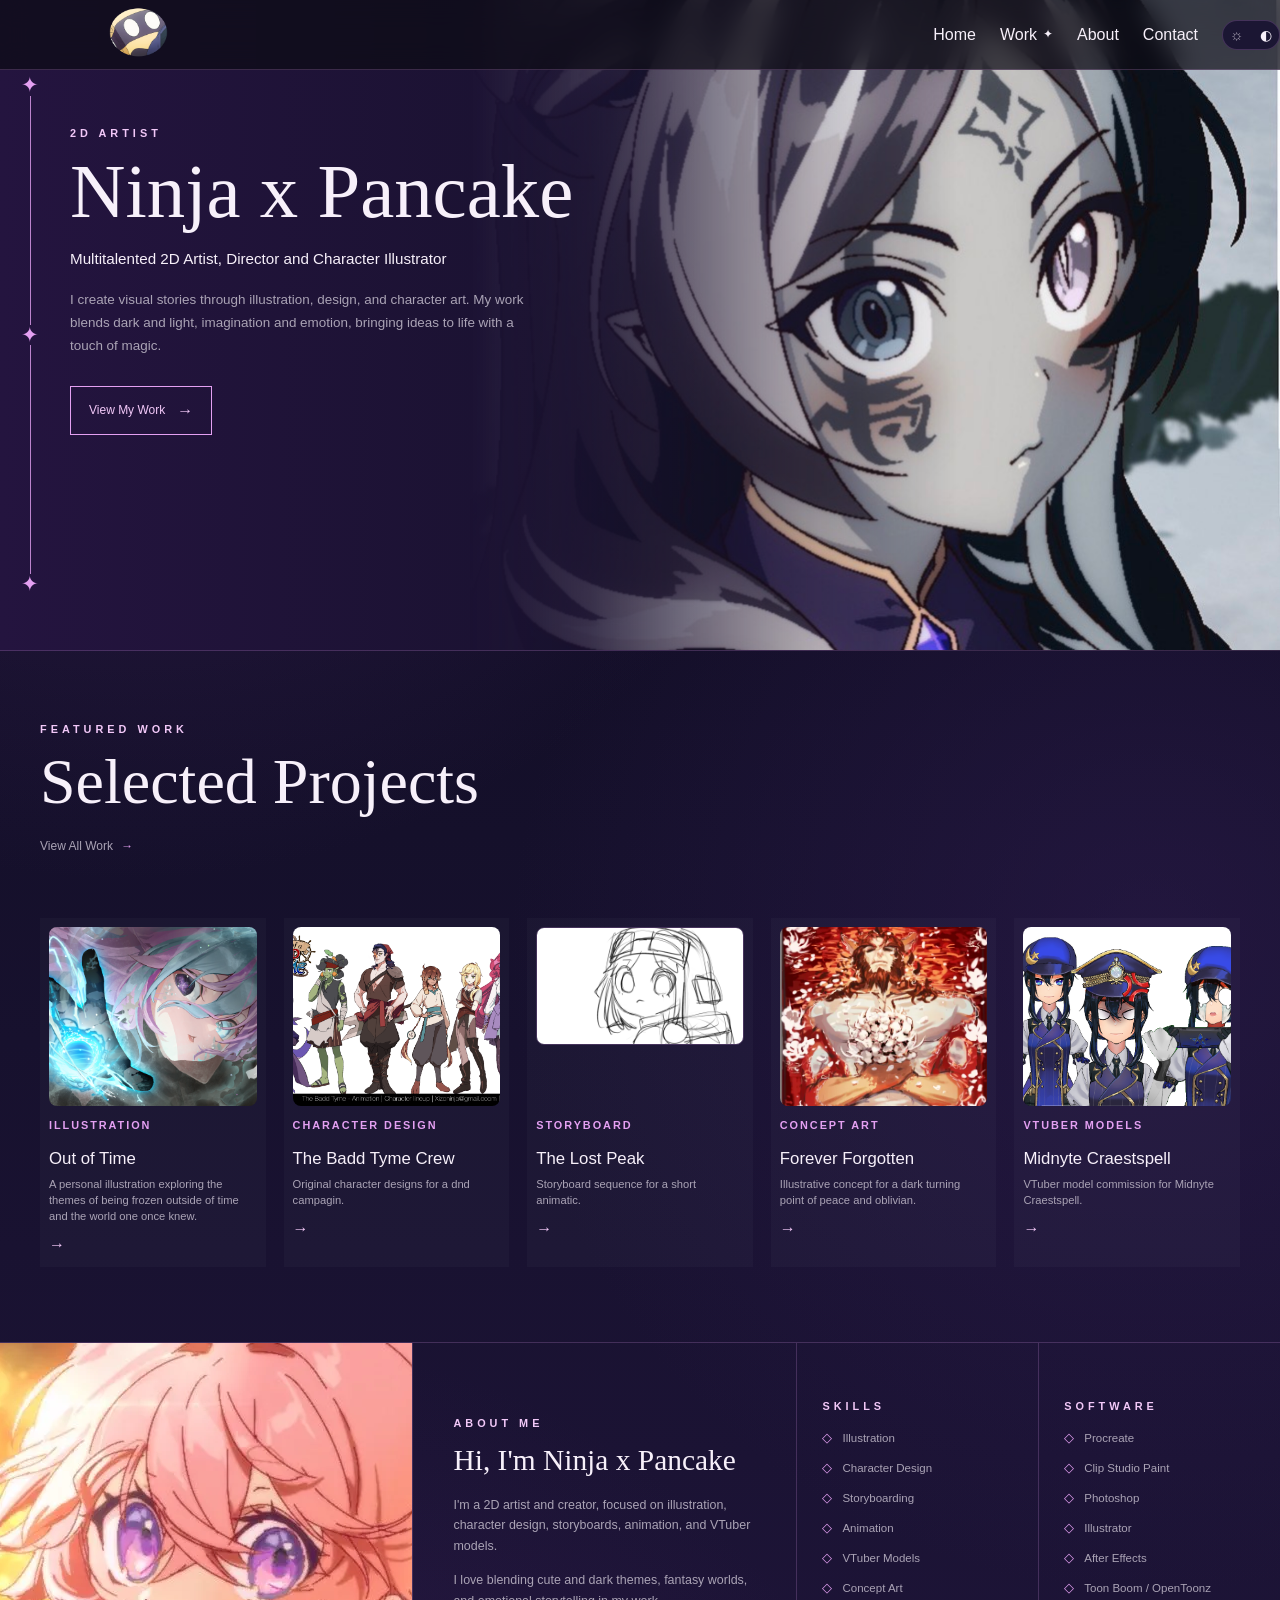
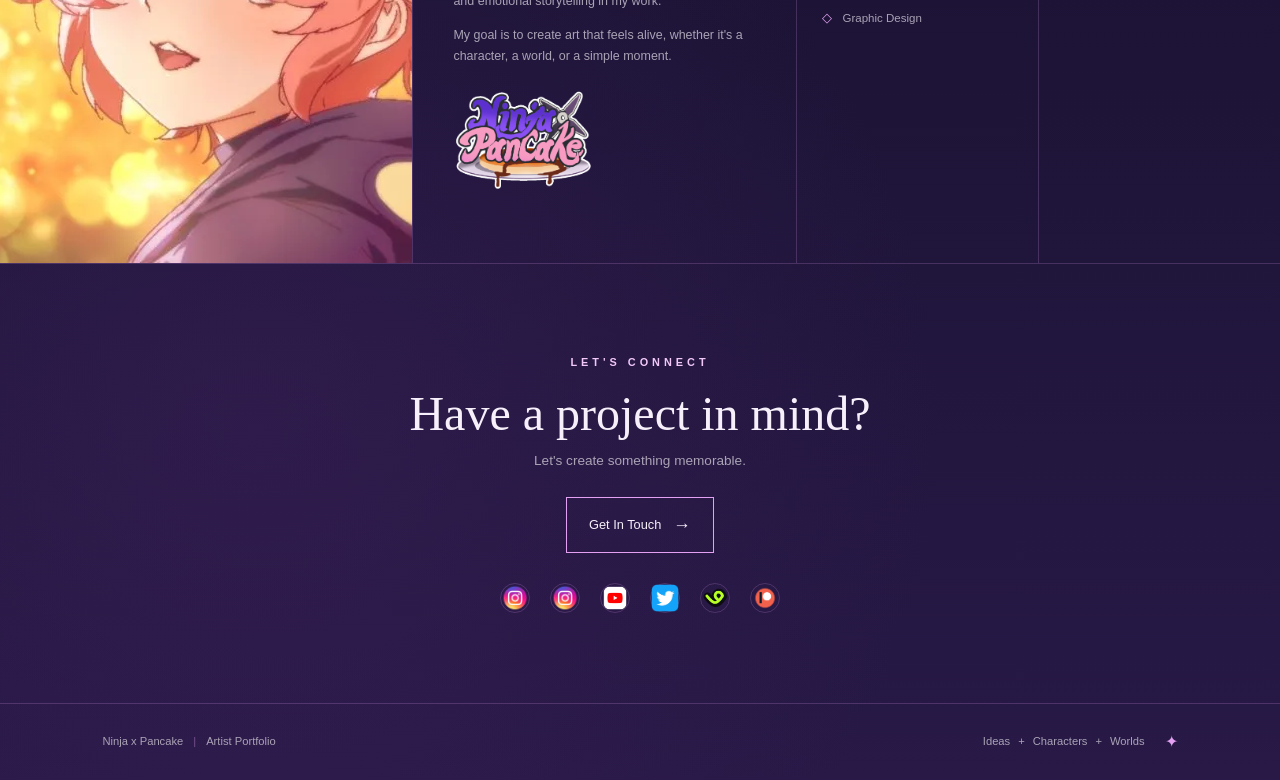
<file: index.html>
<!DOCTYPE html>
<html lang="en">

<head>

    <meta charset="UTF-8">

    <meta name="viewport" content="width=device-width, initial-scale=1.0">

    <meta
        name="description"
        content="Ninja x Pancake - Multitalented 2D Artist, Graphic Designer, Director and Character Illustrator."
    >

    <title>Ninja x Pancake | Portfolio</title>

    <link rel="stylesheet" href="styles.css">

</head>


<body>


    <!-- ==================================================
         NAVIGATION
    =================================================== -->

    <header class="site-header">
	
	  <a href="index.html" class="logo">

            <img
                src="images/logo.png"
                alt="Ninja x Pancake"
            >
	
        </a>


       <nav class="navbar">
	   
	    

	  
    <a href="index.html">Home</a>
	


    <div class="nav-dropdown">

        <button class="nav-dropdown-button">
            Work
            <span>✦</span>
        </button>


        <div class="nav-dropdown-menu">

            <a href="work.html">
                All Work
            </a>
			
			<a href="work.html#character-design">
               Character Design
            </a>
			
			<a href="work.html#concept-art">
               Concept Art
            </a>

            <a href="work.html#illustration">
                Illustration
            </a>

            <a href="work.html#storyboards">
                Storyboards
            </a>

            <a href="work.html#animation">
                Animation
            </a>

            <a href="work.html#vtuber">
                VTuber Models
            </a>

        </div>

    </div>


    <a href="about.html">About</a>

    <a href="contact.html">Contact</a>

            <!-- Theme Toggle -->

            <button
                id="theme-toggle"
                class="theme-toggle"
                aria-label="Toggle light and dark mode"
            >

                <span class="sun">
                    ☼
                </span>

                <span class="moon">
                    ◐
                </span>

            </button>

        </nav>

    </header>



    <!-- ==================================================
         MAIN CONTENT
    =================================================== -->

    <main>


        <!-- ==================================================
             HERO
        =================================================== -->

        <section
            id="home"
            class="hero"
        >

		<div class="hero-inner">

            <!-- Decorative Line -->

            <div class="hero-decoration">

                <span>✦</span>

                <div class="decoration-line"></div>

                <span>✦</span>

                <div class="decoration-line"></div>

                <span>✦</span>

            </div>


            <!-- Hero Text -->

            <div class="hero-content">

                <span class="eyebrow">
                    2D ARTIST
                </span>


                <h1>
                    Ninja x Pancake
                </h1>


                <p class="hero-subtitle">
                    Multitalented 2D Artist, Director and Character Illustrator
                </p>


                <p class="hero-description">

                    I create visual stories through illustration,
                    design, and character art. My work blends dark
                    and light, imagination and emotion, bringing
                    ideas to life with a touch of magic.

                </p>


                <a
                    href="work.html"
                    class="button"
                >

                    View My Work

                    <span>
                        →
                    </span>

                </a>

            </div>


            <!-- Hero Artwork -->

            <div class="hero-image">

                <img
					id="hero-art"
                    src="images/hero-art-dark.webp"
                    alt="Featured Ninja x Pancake artwork"
                >

            </div>

			</div>

        </section>



        <!-- ==================================================
             FEATURED WORK
        =================================================== -->

        <section
            id="featured"
            class="featured-section"
        >

            <div class="container">


                <!-- Section Heading -->

                <div class="section-heading">

                    <div>

                        <span class="eyebrow">
                            FEATURED WORK
                        </span>

                        <h2>
                            Selected Projects
                        </h2>

                    </div>


                    <a
                        href="work.html"
                        class="view-all"
                    >

                        View All Work
                        <span>→</span>

                    </a>

                </div>



                <!-- Project Grid -->

                <div class="project-grid">


                    <!-- PROJECT 1 -->

                    <article
                        class="project-card"
                        id="illustration"
                    >

                        <a href="work.html#illustration">

                            <div class="project-image">

                                <img
                                    src="images/projects/out-of-time.webp"
                                    alt="Out of Time illustration"
                                >

                            </div>


                            <span class="project-category">
                                ILLUSTRATION
                            </span>


                            <h3>
                                Out of Time
                            </h3>


                            <p>
                                A personal illustration exploring
                                the themes of being frozen outside of time and the world one once knew.
                            </p>


                            <span class="project-arrow">
                                →
                            </span>

                        </a>

                    </article>



                    <!-- PROJECT 2 -->

                    <article
                        class="project-card"
                        id="character-design"
                    >

                        <a href="work.html#character-design">

                            <div class="project-image">

                                <img
                                    src="images/projects/badd-tyme/badd-tyme-characters.webp"
                                    alt="The Badd Tyme character lineup"
                                >

                            </div>


                            <span class="project-category">
                                CHARACTER DESIGN
                            </span>


                            <h3>
                                The Badd Tyme Crew
                            </h3>


                            <p>
                                Original character designs for a dnd campagin.
                            </p>


                            <span class="project-arrow">
                                →
                            </span>

                        </a>

                    </article>



                    <!-- PROJECT 3 -->

                    <article
                        class="project-card"
                        id="branding"
                    >

                        <a href="work.html#storyboards">

                            <div class="project-image">
							<article class="storyboard-project">
 <video
						autoplay
						muted
						loop
						playsinline
						preload="metadata"
						poster="images/projects/lost-peak/storyboard-poster.webp"
>
    <source
        src="images/projects/lost-peak/lost-peak-clarity-storyboard.mp4"
        type="video/mp4"
    >
</video>

</article>

                            </div>


                            <span class="project-category">
                                STORYBOARD
                            </span>


                            <h3>
                                The Lost Peak
                            </h3>


                            <p>
                                Storyboard sequence for a short
                                animatic.
                            </p>


                            <span class="project-arrow">
                                →
                            </span>

                        </a>

                    </article>



                    <!-- PROJECT 4 -->

                    <article
                        class="project-card"
                        id="uiux"
                    >

                        <a href="work.html#concept-art">

                            <div class="project-image">

                                <img
                                    src="images/projects/umbriel.webp"
                                    alt="Umbriel concept art"
                                >

                            </div>


                            <span class="project-category">
                                CONCEPT ART
                            </span>


                            <h3>
                                Forever Forgotten
                            </h3>


                            <p>
                                Illustrative concept for a dark turning point of peace and oblivian.
                            </p>


                            <span class="project-arrow">
                                →
                            </span>

                        </a>

                    </article>



                    <!-- PROJECT 5 -->

                    <article class="project-card">

                        <a href="work.html#vtuber">

                            <div class="project-image">

                                <img
                                    src="images/projects/vtubers/model-01.webp"
                                    alt="Midnyte Craestspell VTuber model"
                                >

                            </div>


                            <span class="project-category">
                                VTUBER MODELS
                            </span>


                            <h3>
                                Midnyte Craestspell
                            </h3>


                            <p>
                                VTuber model commission for Midnyte Craestspell.
                            </p>


                            <span class="project-arrow">
                                →
                            </span>

                        </a>

                    </article>


                </div>

            </div>

        </section>



        <!-- ==================================================
             ABOUT SECTION
        =================================================== -->

        <section
            id="about"
            class="about-section"
        >


            <!-- Workspace Image -->

            <div class="about-image">

                <img
                    src="images/workspace.webp"
                    alt="Ninja x Pancake creative workspace"
                >

            </div>



            <!-- About Me -->

            <div class="about-content">

                <span class="eyebrow">
                    ABOUT ME
                </span>


                <h2>
                    Hi, I'm Ninja x Pancake
                </h2>


                <p>

                    I'm a 2D artist and creator, focused on
                    illustration, character design, storyboards,
                    animation, and VTuber models.

                </p>


                <p>

                    I love blending cute and dark themes,
                    fantasy worlds, and emotional storytelling
                    in my work.

                </p>


                <p>

                    My goal is to create art that feels alive,
                    whether it's a character, a world, or a
                    simple moment.

                </p>


                <img
                    src="images/signature.png"
                    alt="Ninja x Pancake signature"
                    class="signature"
                >

            </div>



            <!-- Skills -->

            <div class="info-column">

                <span class="eyebrow">
                    SKILLS
                </span>


                <ul class="info-list">

                    <li>
                        <span class="list-icon">◇</span>
                        Illustration
                    </li>

                    <li>
                        <span class="list-icon">◇</span>
                        Character Design
                    </li>

                    <li>
                        <span class="list-icon">◇</span>
                        Storyboarding
                    </li>

                    <li>
                        <span class="list-icon">◇</span>
                        Animation
                    </li>

                    <li>
                        <span class="list-icon">◇</span>
                        VTuber Models
                    </li>

                    <li>
                        <span class="list-icon">◇</span>
                        Concept Art
                    </li>

                    <li>
                        <span class="list-icon">◇</span>
                        Graphic Design
                    </li>

                </ul>

            </div>



            <!-- Software -->

            <div class="info-column">

                <span class="eyebrow">
                    SOFTWARE
                </span>


                <ul class="info-list">

                    <li>
                        <span class="list-icon">◇</span>
                        Procreate
                    </li>

                    <li>
                        <span class="list-icon">◇</span>
                        Clip Studio Paint
                    </li>

                    <li>
                        <span class="list-icon">◇</span>
                        Photoshop
                    </li>

                    <li>
                        <span class="list-icon">◇</span>
                        Illustrator
                    </li>

                    <li>
                        <span class="list-icon">◇</span>
                        After Effects
                    </li>

                    <li>
                        <span class="list-icon">◇</span>
                        Toon Boom / OpenToonz
                    </li>

                </ul>

            </div>


        </section>



        <!-- ==================================================
             CONTACT
        =================================================== -->

        <section
            id="contact"
            class="contact-section"
        >

            <div class="container contact-inner">

                <span class="eyebrow">
                    LET'S CONNECT
                </span>


                <h2>
                    Have a project in mind?
                </h2>


                <p>
                    Let's create something memorable.
                </p>


                <a
                    href="contact.html"
                    class="button"
                >

                    Get In Touch

                    <span>→</span>

                </a>


                <!-- Social Links -->
<div class="social-links">

    <a
        href="https://www.instagram.com/ninjaxpancake"
        aria-label="Instagram"
        target="_blank"
        rel="noopener noreferrer"
    >
        <img
            src="images/icons/instagram.png"
            alt=""
        >
    </a>
	
	  <a
        href="https://www.instagram.com/xizoninja"
        aria-label="Instagram"
        target="_blank"
        rel="noopener noreferrer"
    >
        <img
            src="images/icons/instagram.png"
            alt=""
        >
    </a>


    <a
        href="https://www.youtube.com/@ninjaxpancake"
        aria-label="YouTube"
        target="_blank"
        rel="noopener noreferrer"
    >
        <img
            src="images/icons/youtube.png"
            alt=""
        >
    </a>


    <a
        href="https://x.com/xXPancakeNinja"
        aria-label="Twitter"
        target="_blank"
        rel="noopener noreferrer"
    >
        <img
            src="images/icons/twitter.png"
            alt=""
        >
    </a>


    <a
        href="https://vgen.co/Hiddenisthou"
        aria-label="Vgen"
        target="_blank"
        rel="noopener noreferrer"
    >
        <img
            src="images/icons/vgen.png"
            alt=""
        >
    </a>
	
	  <a
        href="https://www.patreon.com/cw/NinjaxPancake"
        aria-label="Patreon"
        target="_blank"
        rel="noopener noreferrer"
    >
        <img
            src="images/icons/patreon.png"
            alt=""
        >
    </a>

</div>



 
        </section>


    </main>



    <!-- ==================================================
         FOOTER
    =================================================== -->

    <footer class="site-footer">

        <div class="footer-left">

            <span>
                Ninja x Pancake
            </span>

            <span class="separator">
                |
            </span>

            <span>
                Artist Portfolio
            </span>

        </div>


        <div class="footer-right">

            <a href="#home">
                Ideas
            </a>

            <span>+</span>

            <a href="work.html#character-design">
                Characters
            </a>

            <span>+</span>

            <a href="work.html#featured">
                Worlds
            </a>


            <span class="footer-star">
                ✦
            </span>

        </div>

    </footer>



    <!-- JavaScript -->

    <script src="script.js"></script>

</body>

</html>
</file>
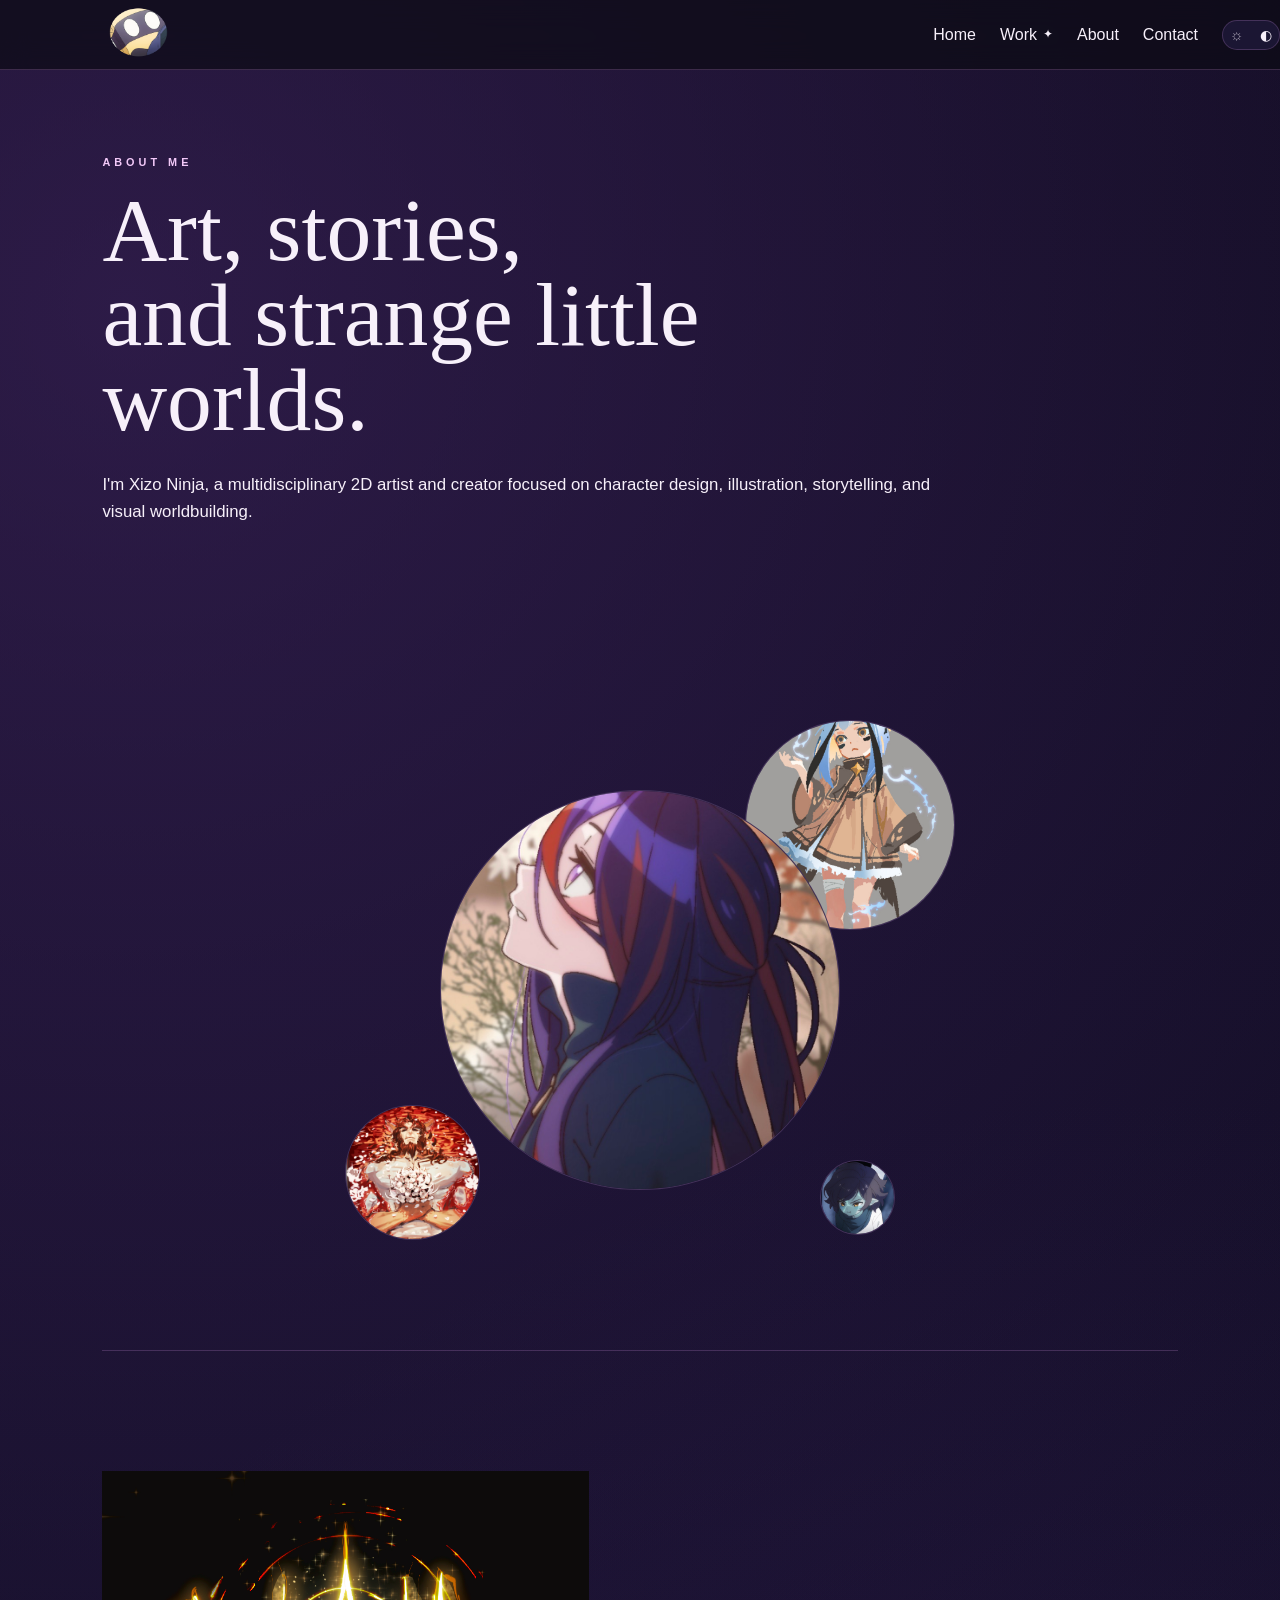
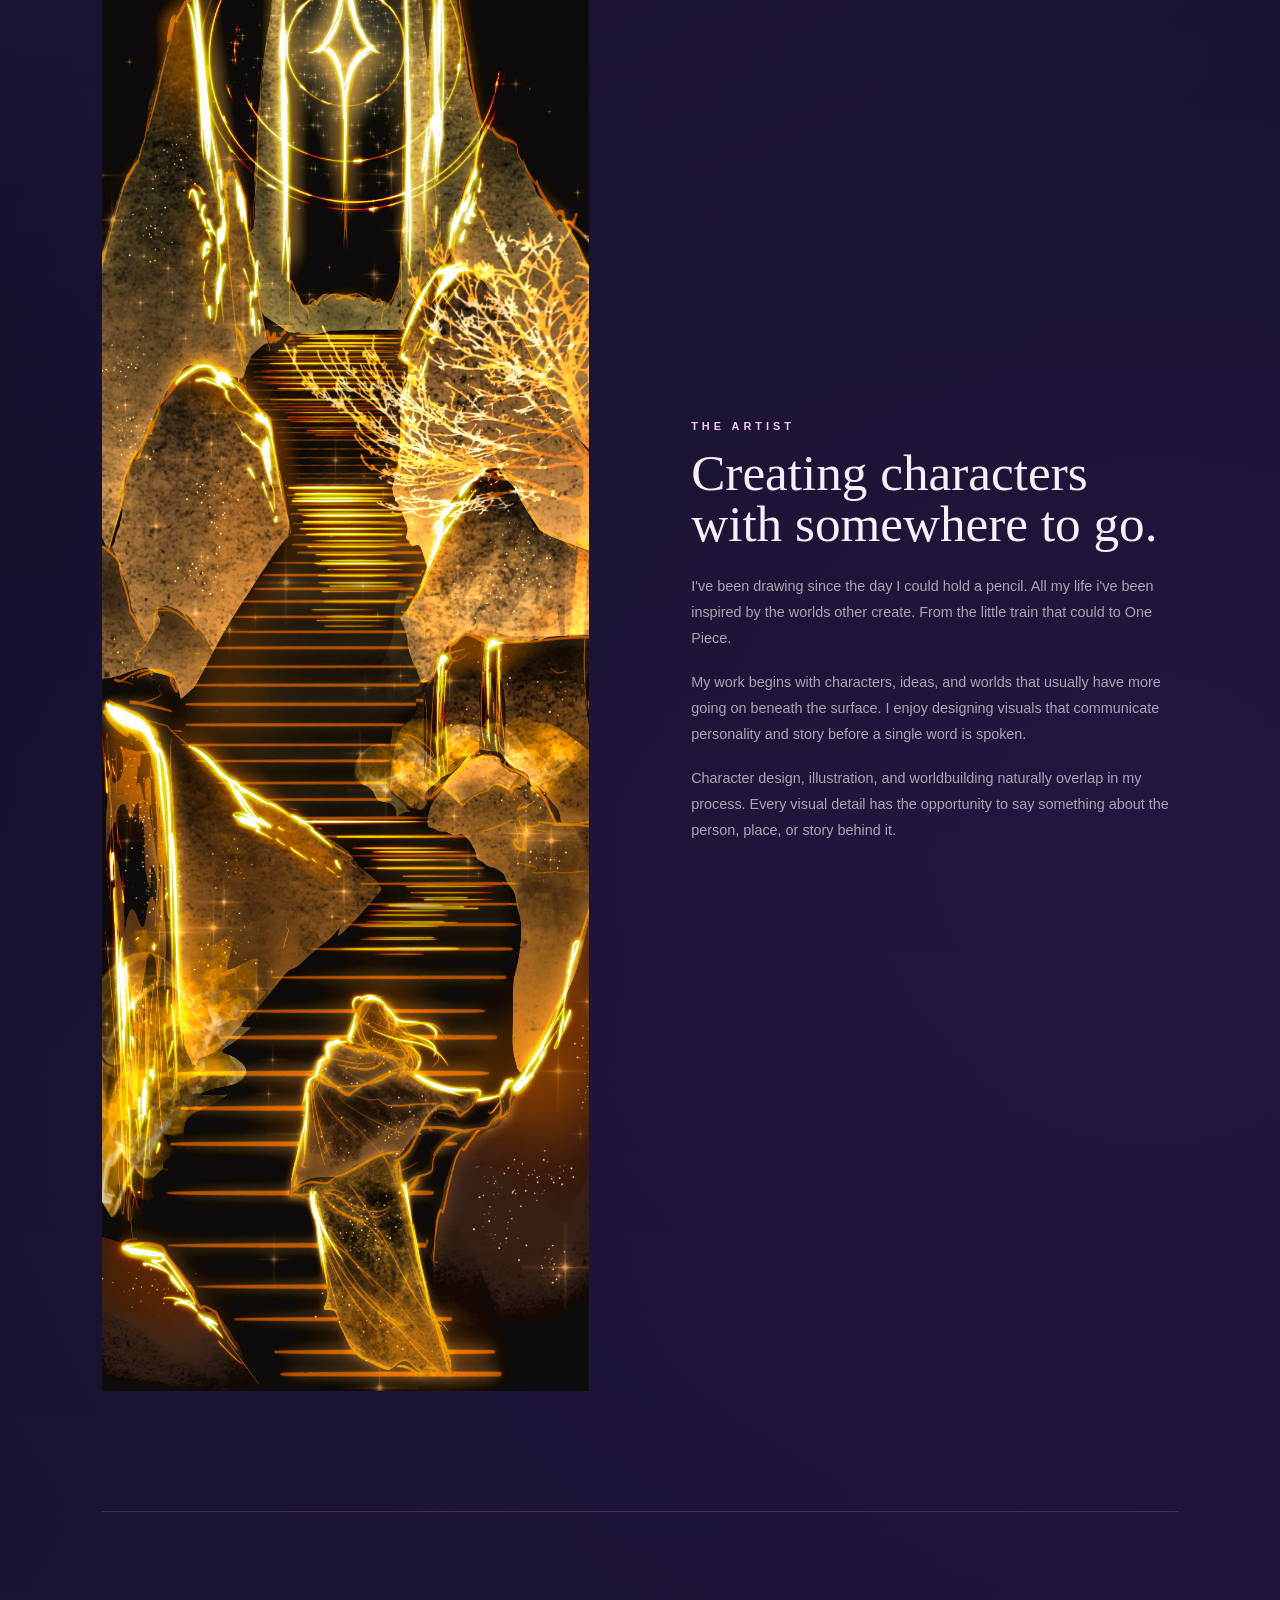
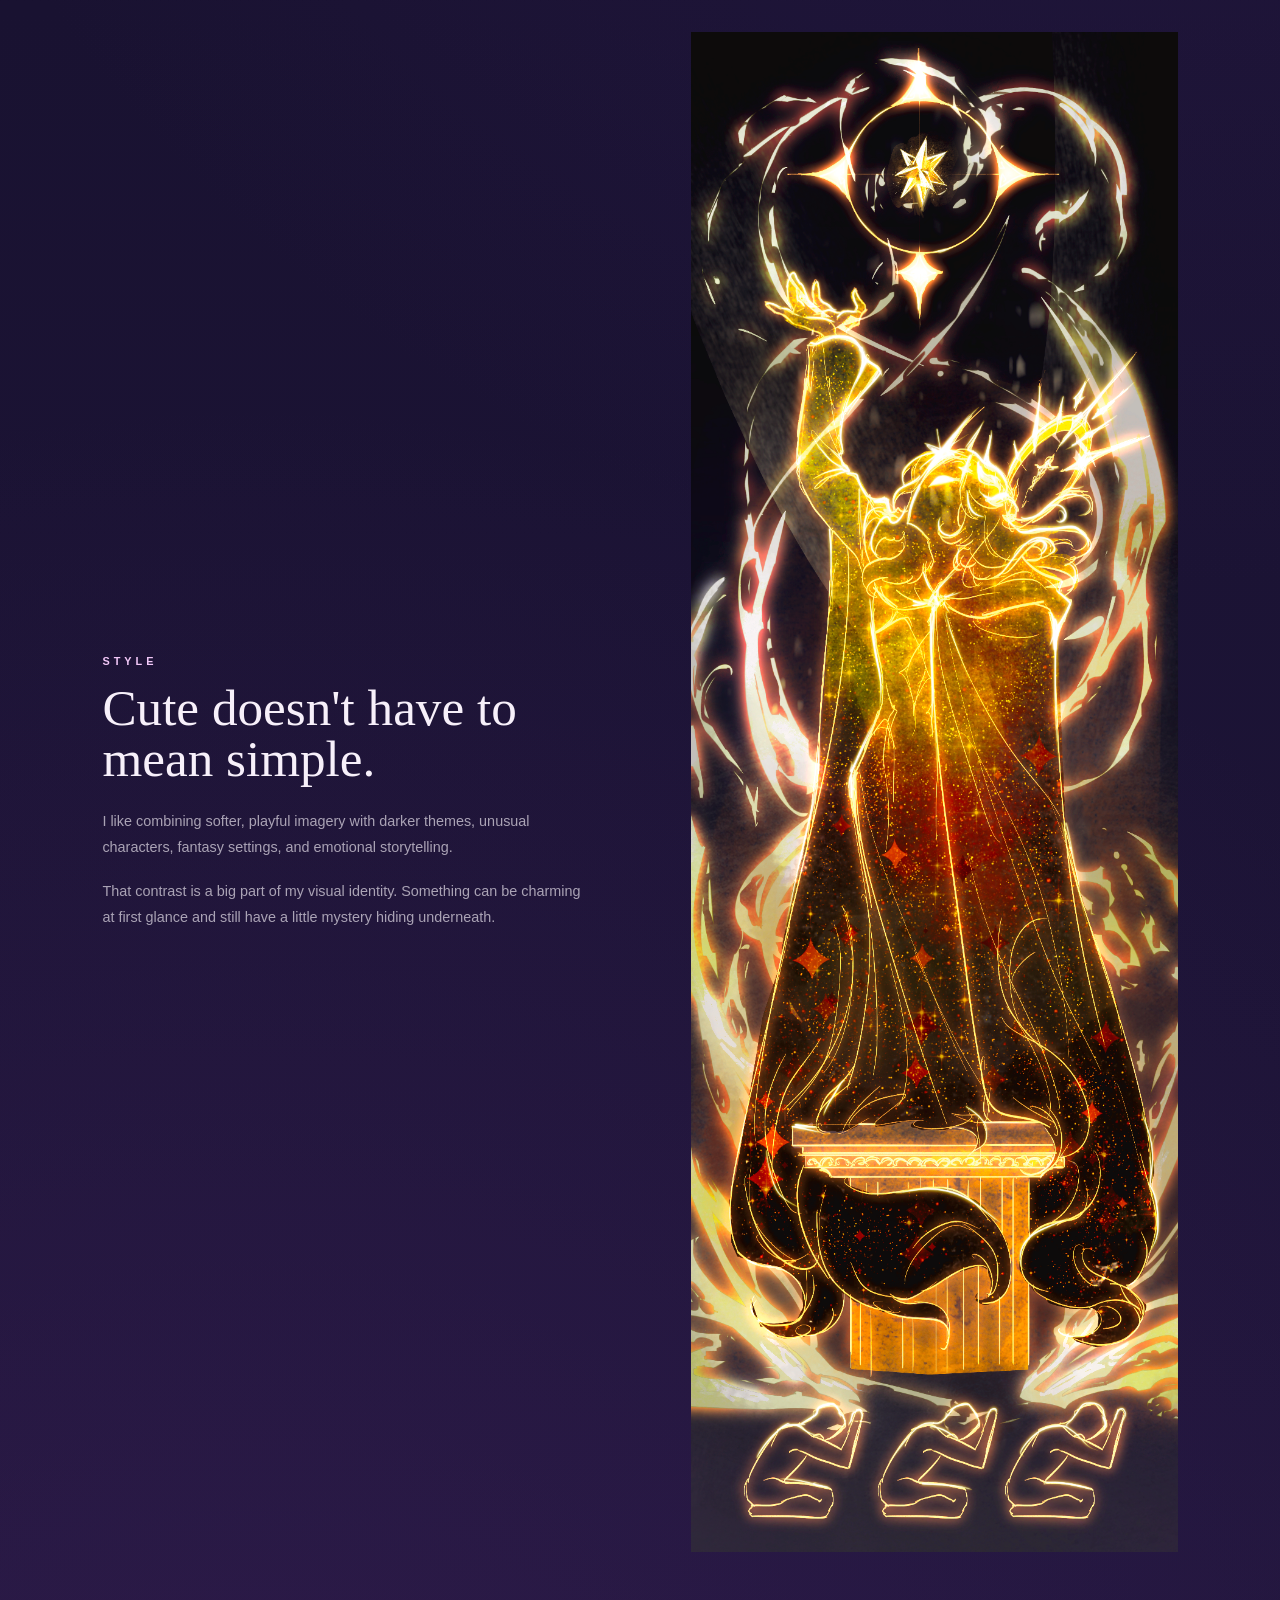
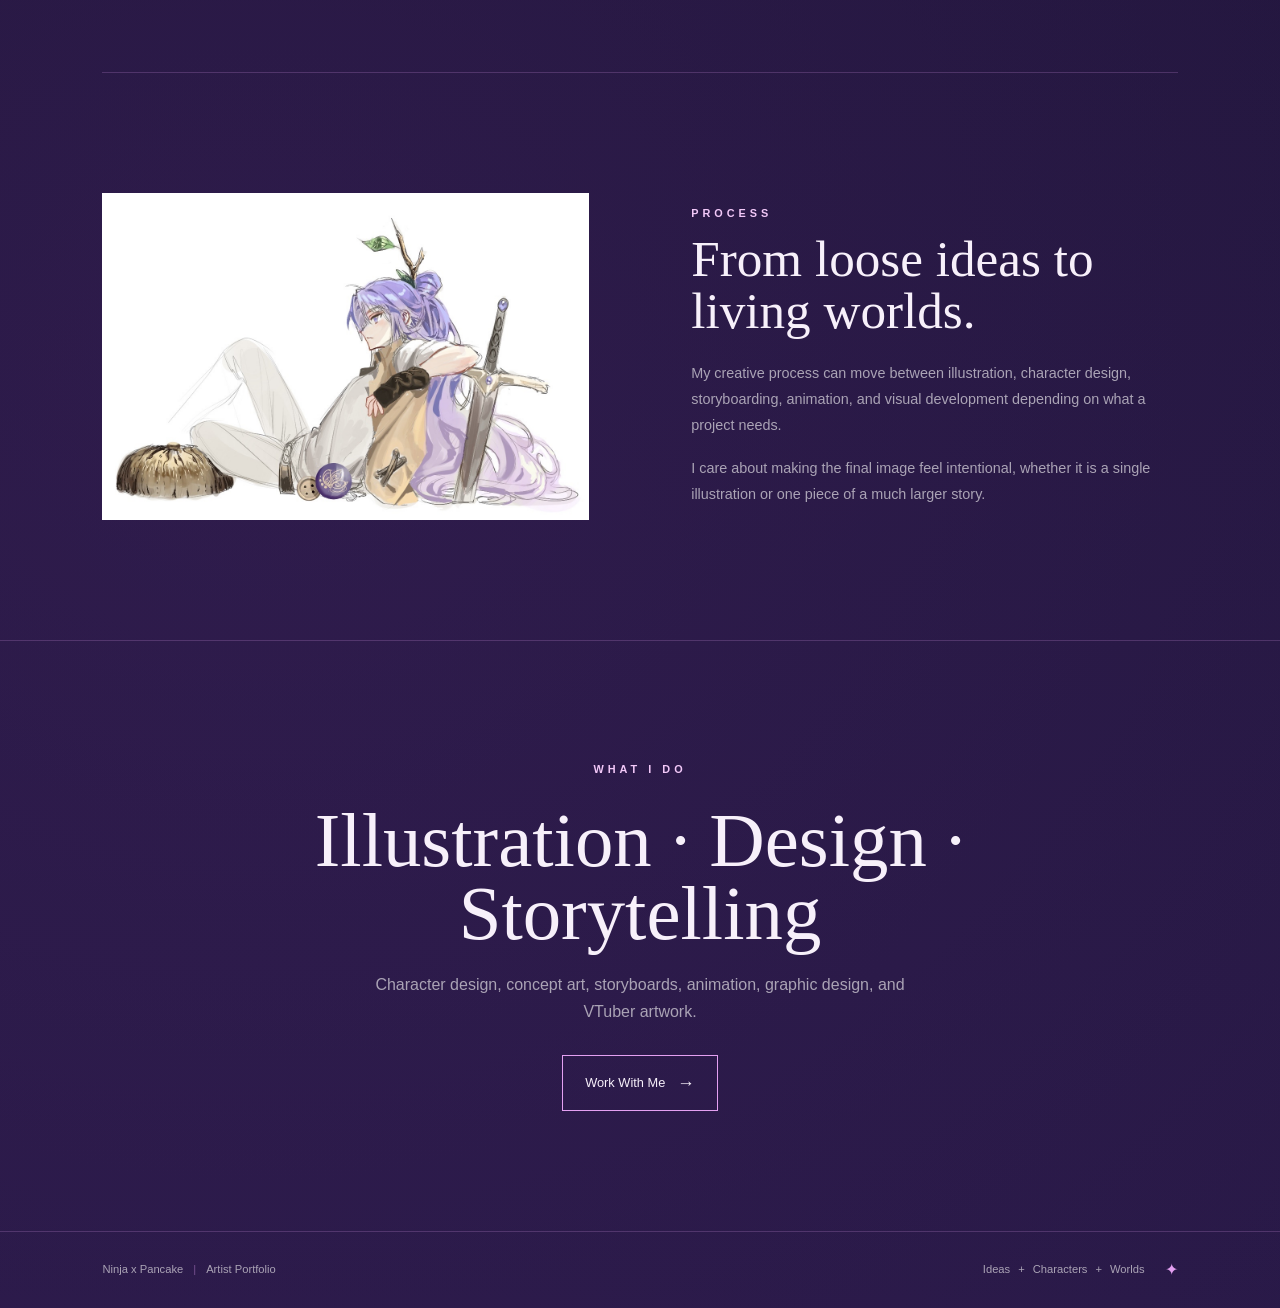
<file: about.html>
<!DOCTYPE html>
<html lang="en">

<head>

    <meta charset="UTF-8">

    <meta name="viewport" content="width=device-width, initial-scale=1.0">

 

    <title> About | Ninja x Pancake </title>

    <link rel="stylesheet" href="styles.css">

</head>


<body>


    <!-- ==================================================
         NAVIGATION
    =================================================== -->

    <header class="site-header">
	
	  <a href="index.html" class="logo">

            <img
                src="images/logo.png"
                alt="Ninja x Pancake"
            >
	
        </a>


       <nav class="navbar">
	   
	    

	  
    <a href="index.html">Home</a>
	


    <div class="nav-dropdown">

        <button class="nav-dropdown-button">
            Work
            <span>✦</span>
        </button>


        <div class="nav-dropdown-menu">

            <a href="work.html">
                All Work
            </a>
			
			<a href="work.html#character-design">
               Character Design
            </a>
			
			<a href="work.html#concept-art">
               Concept Art
            </a>

            <a href="work.html#illustration">
                Illustration
            </a>

            <a href="work.html#storyboards">
                Storyboards
            </a>

            <a href="work.html#animation">
                Animation
            </a>

            <a href="work.html#vtuber">
                VTuber Models
            </a>

        </div>

    </div>


    <a href="about.html">About</a>

    <a href="contact.html">Contact</a>

            <!-- Theme Toggle -->

            <button
                id="theme-toggle"
                class="theme-toggle"
                aria-label="Toggle light and dark mode"
            >

                <span class="sun">
                    ☼
                </span>

                <span class="moon">
                    ◐
                </span>

            </button>

        </nav>

    </header>




<!-- ==================================================
     ABOUT PAGE
================================================== -->

<main class="about-page">


    <!-- ==================================================
         ABOUT INTRO
    ================================================== -->

    <section class="about-intro">

        <div class="about-intro-inner">

            <span class="eyebrow">
                ABOUT ME
            </span>

            <h1>
                Art, stories,<br>
                and strange little worlds.
            </h1>

            <h3>
                I'm Xizo Ninja, a multidisciplinary 2D artist
                and creator focused on character design, illustration,
                storytelling, and visual worldbuilding.
            </h3>

        </div>

    </section>



    <!-- ==================================================
         ABOUT IMAGE CLUSTER
    ================================================== -->

    <section class="about-orbit">

        <div class="about-orbit-inner">

            <!-- Main image -->

            <div class="orbit-image orbit-main">
                <img
                    src="images/about/about-main.webp"
                    alt="Ninja x Pancake artwork"
                >
            </div>


            <!-- Medium image -->

            <div class="orbit-image orbit-medium">
                <img
                    src="images/about/about-medium.webp"
                    alt="Ninja x Pancake artwork"
                >
            </div>


            <!-- Small image -->

            <div class="orbit-image orbit-small">
                <img
                    src="images/about/about-small.webp"
                    alt="Ninja x Pancake artwork"
                >
            </div>


            <!-- Tiny image -->

            <div class="orbit-image orbit-tiny">
                <img
                    src="images/about/about-tiny.webp"
                    alt="Ninja x Pancake artwork"
                >
            </div>

        </div>

    </section>



    <!-- ==================================================
         ABOUT STORY
    ================================================== -->

    <section class="about-story">


        <!-- ------------------------------------------------
             ROW 1
        ------------------------------------------------- -->

        <article class="about-story-row">

            <div class="about-story-image">

                <img
                    src="images/about/about-art-01.webp"
                    alt="Ninja x Pancake artwork"
                >

            </div>


            <div class="about-story-text">

                <span class="eyebrow">
                    THE ARTIST
                </span>

                <h2>
                    Creating characters with somewhere to go.
                </h2>

                <p>
                    I've been drawing since the day I could hold a pencil. 
					All my life i've been inspired by the worlds other create. 
					From the little train that could to One Piece.
				</p>
					
				<p>
					My work begins with characters, ideas, and worlds
                    that usually have more going on beneath the surface.
                    I enjoy designing visuals that communicate personality
                    and story before a single word is spoken.
                </p>

                <p>
                    Character design, illustration, and worldbuilding
                    naturally overlap in my process. Every visual detail
                    has the opportunity to say something about the person,
                    place, or story behind it.
                </p>

            </div>

        </article>



        <!-- ------------------------------------------------
             ROW 2
        ------------------------------------------------- -->

        <article class="about-story-row reverse">

            <div class="about-story-image">

                <img
                    src="images/about/about-art-02.webp"
                    alt="Ninja x Pancake character artwork"
                >

            </div>


            <div class="about-story-text">

                <span class="eyebrow">
                    STYLE
                </span>

                <h2>
                    Cute doesn't have to mean simple.
                </h2>

                <p>
                    I like combining softer, playful imagery with darker
                    themes, unusual characters, fantasy settings, and
                    emotional storytelling.
                </p>

                <p>
                    That contrast is a big part of my visual identity.
                    Something can be charming at first glance and still
                    have a little mystery hiding underneath.
                </p>

            </div>

        </article>



        <!-- ------------------------------------------------
             ROW 3
        ------------------------------------------------- -->

        <article class="about-story-row">

            <div class="about-story-image large">

                <img
                    src="images/about/about-art-03.webp"
                    alt="Ninja x Pancake illustration"
                >

            </div>


            <div class="about-story-text">

                <span class="eyebrow">
                    PROCESS
                </span>

                <h2>
                    From loose ideas to living worlds.
                </h2>

                <p>
                    My creative process can move between illustration,
                    character design, storyboarding, animation, and
                    visual development depending on what a project needs.
                </p>

                <p>
                    I care about making the final image feel intentional,
                    whether it is a single illustration or one piece of
                    a much larger story.
                </p>

            </div>

        </article>


    </section>



    <!-- ==================================================
         ABOUT CLOSING
    ================================================== -->

    <section class="about-closing">

        <span class="eyebrow">
            WHAT I DO
        </span>

        <h2>
            Illustration · Design · Storytelling
        </h2>

        <p>
            Character design, concept art, storyboards, animation,
            graphic design, and VTuber artwork.
        </p>

        <a
            href="contact.html"
            class="button"
        >
            Work With Me
            <span>→</span>
        </a>

    </section>


</main>

  <!-- ==================================================
         FOOTER
    =================================================== -->

    <footer class="site-footer">

        <div class="footer-left">

            <span>
                Ninja x Pancake
            </span>

            <span class="separator">
                |
            </span>

            <span>
                Artist Portfolio
            </span>

        </div>


        <div class="footer-right">

            <a href="home.html">
                Ideas
            </a>

            <span>+</span>

            <a href="work.html#character-design">
                Characters
            </a>

            <span>+</span>

            <a href="work.html#featured">
                Worlds
            </a>


            <span class="footer-star">
                ✦
            </span>

        </div>

    </footer>



    <!-- JavaScript -->

    <script src="script.js"></script>

</body>

</html>
</file>
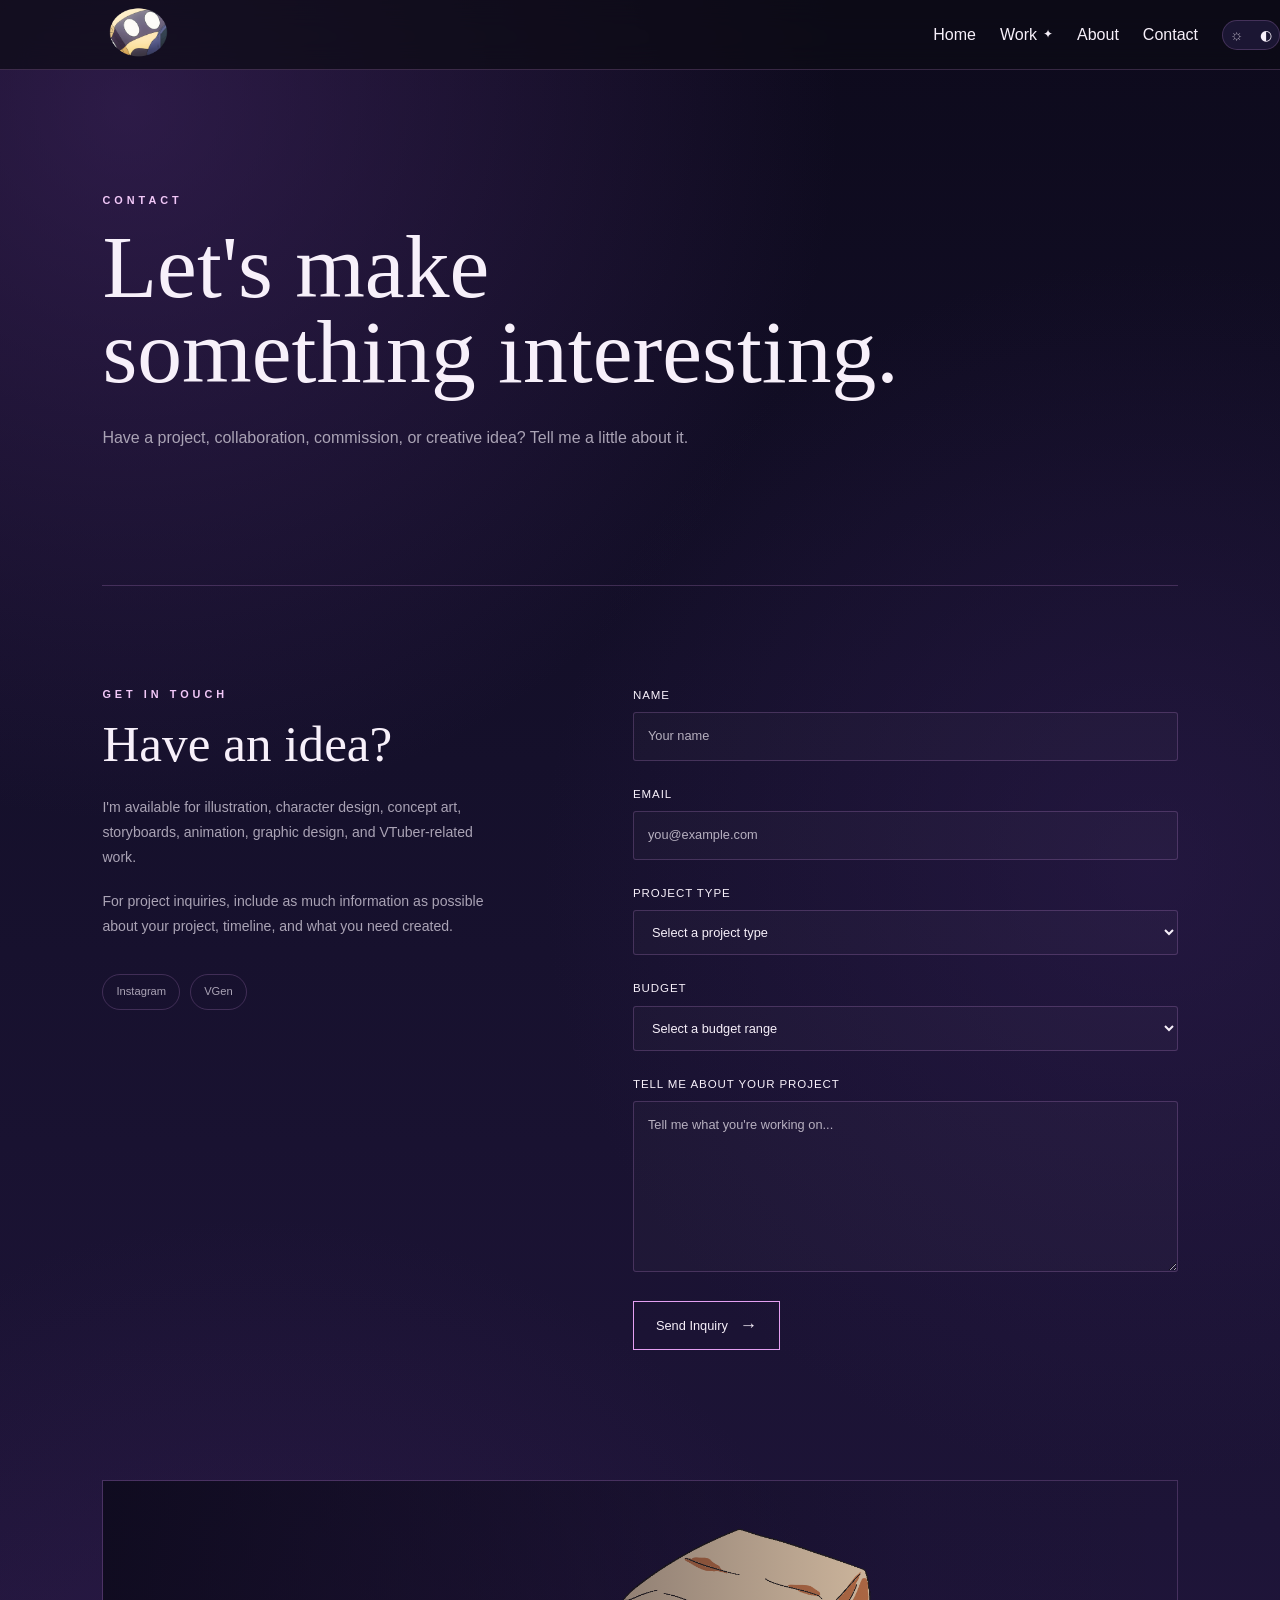
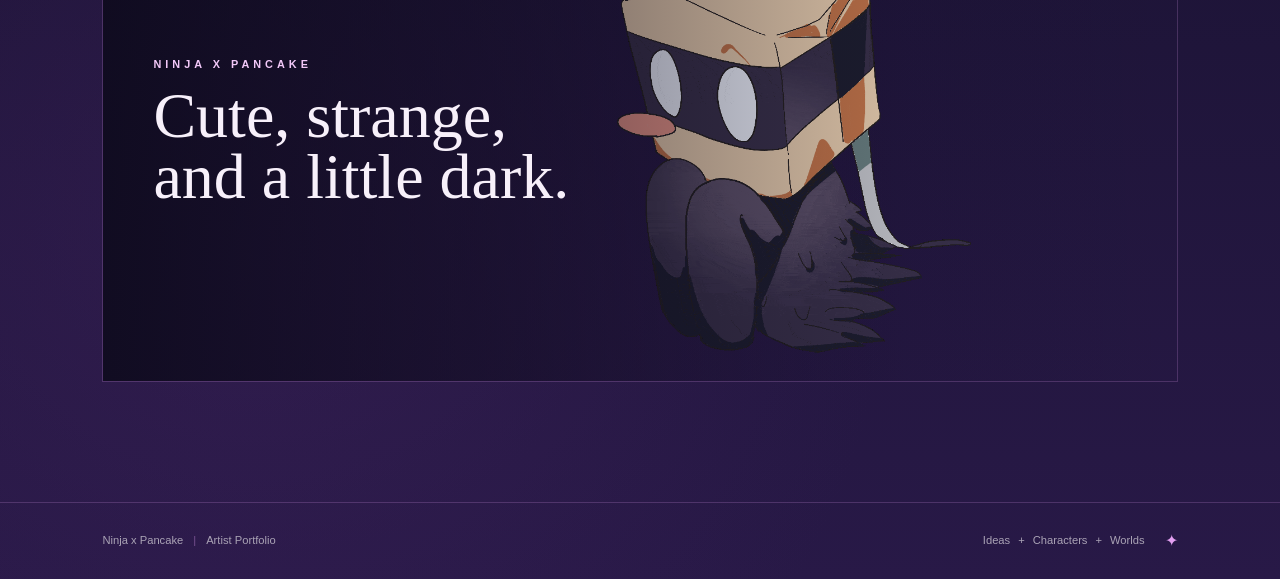
<file: contact.html>
<!DOCTYPE html>
<html lang="en">

<head>

    <meta charset="UTF-8">

    <meta name="viewport" content="width=device-width, initial-scale=1.0">

 

    <title> Contact | Ninja x Pancake </title>

    <link rel="stylesheet" href="styles.css">

</head>


<body>


    <!-- ==================================================
         NAVIGATION
    =================================================== -->

    <header class="site-header">
	
	  <a href="index.html" class="logo">

            <img
                src="images/logo.png"
                alt="Ninja x Pancake"
            >
	
        </a>


       <nav class="navbar">
	   
	    

	  
    <a href="index.html">Home</a>
	


    <div class="nav-dropdown">

        <button class="nav-dropdown-button">
            Work
            <span>✦</span>
        </button>


        <div class="nav-dropdown-menu">

            <a href="work.html">
                All Work
            </a>
			
			<a href="work.html#character-design">
               Character Design
            </a>
			
			<a href="work.html#concept-art">
               Concept Art
            </a>

            <a href="work.html#illustration">
                Illustration
            </a>

            <a href="work.html#storyboards">
                Storyboards
            </a>

            <a href="work.html#animation">
                Animation
            </a>

            <a href="work.html#vtuber">
                VTuber Models
            </a>

        </div>

    </div>


    <a href="about.html">About</a>

    <a href="contact.html">Contact</a>

            <!-- Theme Toggle -->

            <button
                id="theme-toggle"
                class="theme-toggle"
                aria-label="Toggle light and dark mode"
            >

                <span class="sun">
                    ☼
                </span>

                <span class="moon">
                    ◐
                </span>

            </button>

        </nav>

    </header>


<!-- ==================================================
     CONTACT PAGE
================================================== -->

<main class="contact-page">


    <!-- ==================================================
         CONTACT INTRO
    ================================================== -->

    <section class="contact-intro">

        <div class="contact-intro-inner">

            <span class="eyebrow">
                CONTACT
            </span>

            <h1>
                Let's make<br>
                something interesting.
            </h1>

            <p>
                Have a project, collaboration, commission, or
                creative idea? Tell me a little about it.
            </p>

        </div>

    </section>



    <!-- ==================================================
         CONTACT CONTENT
    ================================================== -->

    <section class="contact-main">

        <div class="contact-info">

            <span class="eyebrow">
                GET IN TOUCH
            </span>

            <h2>
                Have an idea?
            </h2>

            <p>
                I'm available for illustration, character design,
                concept art, storyboards, animation, graphic design,
                and VTuber-related work.
            </p>

            <p>
                For project inquiries, include as much information
                as possible about your project, timeline, and what
                you need created.
            </p>


            <!-- Social Links -->

            <div class="contact-socials">

                <a
                    href="https://www.instagram.com/ninjaxpancake"
                    aria-label="Instagram"
                >
                    Instagram
                </a>


                <a
                    href="https://vgen.co/Hiddenisthou"
                    aria-label="VGen"
                >
                    VGen
                </a>

            </div>

        </div>



        <!-- ==================================================
             CONTACT FORM
        ================================================== -->

        <form
            class="contact-form-page"
            action="https://formsubmit.co/xizoninja@gmail.com"
            method="post"
        >

            <div class="form-field">

                <label for="name">
                    Name
                </label>

                <input
                    type="text"
                    id="name"
                    name="name"
                    placeholder="Your name"
                    required
                >

            </div>


            <div class="form-field">

                <label for="email">
                    Email
                </label>

                <input
                    type="email"
                    id="email"
                    name="email"
                    placeholder="you@example.com"
                    required
                >

            </div>


            <div class="form-field">

                <label for="project-type">
                    Project Type
                </label>

                <select
                    id="project-type"
                    name="project-type"
                >

                    <option value="">
                        Select a project type
                    </option>

                    <option value="illustration">
                        Illustration
                    </option>

                    <option value="character-design">
                        Character Design
                    </option>

                    <option value="concept-art">
                        Concept Art
                    </option>

                    <option value="storyboard">
                        Storyboarding
                    </option>

                    <option value="animation">
                        Animation
                    </option>

                    <option value="vtuber">
                        VTuber Art
                    </option>

                    <option value="graphic-design">
                        Graphic Design
                    </option>

                    <option value="other">
                        Other
                    </option>

                </select>

            </div>


            <div class="form-field">

                <label for="budget">
                    Budget
                </label>

                <select
                    id="budget"
                    name="budget"
                >

                    <option value="">
                        Select a budget range
                    </option>

                    <option value="under-250">
                        Under $250
                    </option>

                    <option value="250-500">
                        $250–$500
                    </option>

                    <option value="500-1000">
                        $500–$1,000
                    </option>

                    <option value="1000-2500">
                        $1,000–$2,500
                    </option>

                    <option value="2500-plus">
                        $2,500+
                    </option>

                </select>

            </div>


            <div class="form-field">

                <label for="message">
                    Tell me about your project
                </label>

                <textarea
                    id="message"
                    name="message"
                    rows="7"
                    placeholder="Tell me what you're working on..."
                    required
                ></textarea>

            </div>


            <button
                type="submit"
                class="button"
            >
                Send Inquiry
                <span>→</span>
            </button>

        </form>

    </section>



    <!-- ==================================================
         CONTACT IMAGE
    ================================================== -->

    <section class="contact-visual">

        <img
            src="images/contact-art.gif"
            alt="Ninja x Pancake artwork"
        >

        <div class="contact-visual-text">

            <span class="eyebrow">
                NINJA X PANCAKE
            </span>

            <h2>
                Cute, strange,<br>
                and a little dark.
            </h2>

        </div>

    </section>


</main>

  <!-- ==================================================
         FOOTER
    =================================================== -->

    <footer class="site-footer">

        <div class="footer-left">

            <span>
                Ninja x Pancake
            </span>

            <span class="separator">
                |
            </span>

            <span>
                Artist Portfolio
            </span>

        </div>


        <div class="footer-right">

            <a href="home.html">
                Ideas
            </a>

            <span>+</span>

            <a href="work.html#character-design">
                Characters
            </a>

            <span>+</span>

            <a href="work.html#featured">
                Worlds
            </a>


            <span class="footer-star">
                ✦
            </span>

        </div>

    </footer>



    <!-- JavaScript -->

    <script src="script.js"></script>

</body>

</html>
</file>
<file: styles.css>
/* ==================================================
   NINJA X PANCAKE
   PORTFOLIO WEBSITE
================================================== */


/* ==================================================
   1. VARIABLES
================================================== */

:root {

    /* ---------- DARK MODE COLORS ---------- */

    --bg: #0d0a1c;

    --bg-secondary: #15102b;

    --surface: #1b1633;

    --surface-hover: #241c42;


    /* ---------- TEXT ---------- */

    --text: #f7f0fa;

    --text-muted: #aaa3b5;


    /* ---------- ACCENT ---------- */

    --accent: #e4a0f2;

    --accent-light: #f2c8f8;


    /* ---------- BORDERS ---------- */

    --border:
        rgba(228, 160, 242, 0.20);

    --border-strong:
        rgba(228, 160, 242, 0.40);


    /* ---------- LAYOUT ---------- */

    --max-width: 1200px;


    /* ---------- FONTS ---------- */

    --heading-font:
        Georgia,
        "Times New Roman",
        serif;

    --body-font:
        Arial,
        Helvetica,
        sans-serif;


    /* ---------- TRANSITIONS ---------- */

    --transition:
        0.3s ease;

}


/* ==================================================
   LIGHT MODE VARIABLES
================================================== */

body.light {

    /* ---------- LIGHT BACKGROUND ---------- */

    --bg: #fff7fc;

    --bg-secondary: #f9eaf9;

    --surface: #fffaff;

    --surface-hover: #f6e4f8;


    /* ---------- TEXT ---------- */

    --text: #211827;

    --text-muted: #6d6270;


    /* ---------- ACCENT ---------- */

    --accent: #a956b8;

    --accent-light: #9242a1;


    /* ---------- BORDERS ---------- */

    --border:
        rgba(120, 60, 130, 0.20);

    --border-strong:
        rgba(120, 60, 130, 0.35);

}

/* ==================================================
   PAGE BACKGROUND
================================================== */

html {

    min-height: 100%;

}


body {

    position: relative;

    min-height: 100vh;

    color: var(--text);

    font-family: var(--body-font);

    line-height: 1.6;

    background: #0d0a1c;

}


/* ==================================================
   DARK MODE GRADIENT
================================================== */

body::before {

    content: "";

    position: absolute;

    top: 0;

    left: 0;

    width: 100%;

    height: 100%;

    min-height: 100%;

    z-index: 0;

    pointer-events: none;

    background:

        radial-gradient(
            circle at 10% 5%,
            rgba(70, 40, 105, 0.55),
            transparent 30%
        ),

        radial-gradient(
            circle at 90% 40%,
            rgba(50, 30, 85, 0.45),
            transparent 35%
        ),

        radial-gradient(
            circle at 20% 85%,
            rgba(65, 35, 95, 0.40),
            transparent 30%
        ),

        linear-gradient(
            180deg,
            #0d0a1c 0%,
            #15102b 35%,
            #1d1437 70%,
            #281947 100%
        );

}


/* ==================================================
   LIGHT MODE GRADIENT
================================================== */

body::after {

    content: "";

    position: absolute;

    top: 0;

    left: 0;

    width: 100%;

    height: 100%;

    min-height: 100%;

    z-index: 0;

    pointer-events: none;

    background:

        radial-gradient(
            circle at 10% 5%,
            rgba(224, 181, 232, 0.55),
            transparent 30%
        ),

        radial-gradient(
            circle at 90% 40%,
            rgba(235, 204, 238, 0.50),
            transparent 35%
        ),

        radial-gradient(
            circle at 20% 85%,
            rgba(220, 180, 230, 0.45),
            transparent 30%
        ),

        linear-gradient(
            180deg,
            #fff7fc 0%,
            #fbeaf9 35%,
            #f6e1f6 70%,
            #edd3ef 100%
        );

    opacity: 0;

    transition:
        opacity 0.8s ease;

}


/* ==================================================
   LIGHT MODE
================================================== */

body.light {

    background: #fff7fc;

}


body.light::after {

    opacity: 1;

}

/* ==================================================
   KEEP PAGE CONTENT ABOVE BACKGROUND
================================================== */

header,
main,
footer {

    position: relative;

    z-index: 1;

}
/* ==================================================
   2. RESET
================================================== */

* {
    box-sizing: border-box;

    margin: 0;

    padding: 0;
}


html {
    scroll-behavior: smooth;
	min-height: 100%;
	
}



body,
button,
a {
    transition:
        background-color 0.3s ease,
        color 0.3s ease,
        border-color 0.3s ease;
}


img {

    display: block;

    max-width: 100%;

}


a {

    color: inherit;

    text-decoration: none;

}


button {

    font-family: inherit;

}


ul {

    list-style: none;

}


.container {

    width: min(
        calc(100% - 60px),
        var(--max-width)
    );

    margin: 0 auto;

}


/* ==================================================
   3. TYPOGRAPHY
================================================== */

h1,
h2,
h3 {

    font-family: var(--heading-font);

    font-weight: 500;

}


h1 {

    font-size:
        clamp(
            3.2rem,
            6vw,
            5.2rem
        );

    line-height: 0.98;

}


h2 {

    font-size:
        clamp(
            2rem,
            4vw,
            3rem
        );

    line-height: 1.1;

}


h3 {

    font-family: var(--body-font);

    font-size: 1.05rem;

    font-weight: 500;

}


.eyebrow {

    display: block;

    color: var(--accent-light);

    font-size: 0.68rem;

    font-weight: 600;

    letter-spacing: 0.25rem;

    text-transform: uppercase;

    margin-bottom: 0.7rem;

}


/* ==================================================
   4. NAVIGATION
================================================== */

.site-header {

    position: absolute;

    top: 0;

    left: 0;

	padding-left: 100px;

    width: 100%;

    height: 70px;

    z-index: 1000;
	
	align-items: center;
	
	display: flex;
	
	justify-content: space-between;

    background:
        rgba(13, 12, 22, 0.72);

    backdrop-filter:
        blur(14px);

    -webkit-backdrop-filter:
        blur(14px);

    border-bottom:
        1px solid var(--border);

}


body.light .site-header {

    background:
        rgba(255, 248, 255, 0.80);

}


.work-header {
    position: fixed;

    background:
        rgba(13, 10, 25, 0.55);

    backdrop-filter:
        blur(14px);

    -webkit-backdrop-filter:
        blur(14px);

    border-bottom:
        1px solid rgba(220, 190, 255, 0.08);
}

body.light .work-header {

    background:
        rgba(255, 245, 255, 0.65);

    border-bottom:
        1px solid rgba(130, 80, 160, 0.10);

}


.navbar {

    width: min(
        calc(100% - 50px),
        1250px
    );

    height: 100px;

    margin: 0 auto;

    display: flex;

    align-items: center;

    justify-content: flex-end;

    gap: 24px;

}


.logo {

    flex-shrink: 0;

}


.logo img {

    width: 75px;

    height: 75px;

}


.nav-links {

    display: flex;

    align-items: center;

    justify-content: center;

    gap: 28px;

    margin-left: auto;
	
	

}


.nav-links a {

    position: relative;

    color: var(--text-muted);

    font-size: 0.75rem;

    white-space: nowrap;

}


.nav-links a:hover {

    color: var(--text);

}


.nav-links a.active {

    color: var(--text);

}


.nav-links a.active::after {

    content: "";

    position: absolute;

    left: 0;

    right: 0;

    bottom: -10px;

    height: 2px;

    background: var(--accent);

}

/* ==================================================
   WORK DROPDOWN
================================================== */

.nav-dropdown {

    position: relative;

}


.nav-dropdown-button {

    display: flex;

    align-items: center;

    gap: 6px;

    padding: 0;

    border: none;

    background: transparent;

    color: var(--text);

    font: inherit;

    cursor: pointer;

}


.nav-dropdown-button span {

    font-size: 0.75rem;

    transition:
        transform 0.25s ease;

}


/* ==================================================
   DROPDOWN MENU
================================================== */

.nav-dropdown-menu {

    position: absolute;

    top: calc(100% + 8px);

    left: 50%;

    min-width: 210px;

    padding: 10px;

    transform:
        translateX(-50%)
        translateY(-8px);

    background:
        rgba(13, 10, 25, 0.82);

    backdrop-filter:
        blur(18px);

    -webkit-backdrop-filter:
        blur(18px);

    border:
        1px solid rgba(220, 190, 255, 0.16);

    box-shadow:
        0 18px 45px rgba(0, 0, 0, 0.35);

    border-radius:
        8px;

    /* Hidden */

    opacity: 0;

    visibility: hidden;

    pointer-events: none;

    /* Important */

    display: none;

    transition:
        opacity 0.3s ease,
        transform 0.3s ease;

    z-index: 2000;

}


/* ==================================================
   SHOW DROPDOWN
================================================== */

.nav-dropdown:hover .nav-dropdown-menu,

.nav-dropdown:focus-within .nav-dropdown-menu {

    display: block;

    opacity: 1;

    visibility: visible;

    pointer-events: auto;

    transform:
        translateX(-50%)
        translateY(0);

}


/* ==================================================
   DROPDOWN LINKS
================================================== */

.nav-dropdown-menu a {

    display: block;

    padding:
        11px 14px;

    color:
        var(--text-muted);

    text-decoration: none;

    font-size:
        0.8rem;

    white-space:
        nowrap;

    border-radius:
        5px;

    transition:
        color 0.2s ease,
        background 0.2s ease;

}


.nav-dropdown-menu a:hover {

    color:
        var(--text);

    background:
        rgba(210, 170, 255, 0.10);

}
body.light .nav-dropdown-menu {

    background:
        rgba(255, 245, 255, 0.88);

    border:
        1px solid rgba(130, 80, 160, 0.15);

    box-shadow:
        0 18px 45px rgba(80, 40, 100, 0.18);

}

body.light .nav-dropdown-menu a:hover {

    background:
        rgba(170, 100, 190, 0.08);

}

.nav-dropdown::after {
    content: "";

    position: absolute;

    left: -15px;
    right: -15px;

    top: 100%;

    height: 18px;
}

/* ==================================================
   ACTIVE WORK SECTION
================================================== */

.nav-dropdown-menu a.active-section {

    color:
        var(--accent);

}


.nav-dropdown-menu a.active-section::before {

    content:
        "●";

    display:
        inline-block;

    margin-right:
        8px;

    font-size:
        0.45rem;

    vertical-align:
        middle;

}
/* ==================================================
   THEME TOGGLE
================================================== */

.theme-toggle {

    width: 58px;

    height: 30px;

    flex-shrink: 0;

    position: relative;

    display: flex;

    align-items: center;

    justify-content: space-between;

    padding: 0 7px;

    border: 1px solid var(--border);

    border-radius: 30px;

    background: var(--surface);

    color: var(--text);

    cursor: pointer;

}


.theme-toggle .sun {

    font-size: 15px;

    color: var(--text-muted);

}


.theme-toggle .moon {

    font-size: 14px;

    color: var(--text);

}

/* ==================================================
   BUTTON
================================================== */

.button {

    display: inline-flex;

    align-items: center;

    gap: 18px;

    margin-top: 28px;

    padding: 11px 17px;

    border:
        1px solid var(--accent);

    color: var(--accent-light);

    font-size: 0.8rem;

    transition:
        background 0.3s ease,
        color 0.3s ease,
        transform 0.3s ease;

}


.button span {

    font-size: 1.1rem;

}


.button:hover {

    background: var(--accent);

    color: var(--bg);

    transform:
        translateY(-2px);

}



/* ==================================================
   5. HERO
================================================== */

.hero {

    position: relative;

    min-height: 650px;

    overflow: hidden;

    border-bottom:
        1px solid var(--border);

    /* DARK MODE HERO GRADIENT */
    background:
        linear-gradient(
            90deg,
            #24143f 0%,
            #1b1232 40%,
            #120c24 75%,
            #0d0a1c 100%
        );

}


/* ==================================================
   LIGHT MODE HERO GRADIENT
================================================== */

body.light .hero {

    background:
        linear-gradient(
            90deg,
            #ead2f0 0%,
            #f2def4 40%,
            #faeaf8 75%,
            #fff7fc 100%
        );

}


/* ==================================================
   HERO INNER
================================================== */

.hero-inner {

    position: relative;

    width: 100%;

    min-height: 650px;

}


/* ==================================================
   HERO IMAGE
================================================== */

.hero-image {

    position: absolute;

    top: 0;
    right: 0;

    width: 72%;
    height: 100%;

    z-index: 1;

    overflow: hidden;

    background: transparent;

}


/* ==================================================
   HERO ARTWORK
================================================== */

.hero-image img {

    display: block;

    position: absolute;

    inset: 0;

    width: 100%;
    height: 100%;

    object-fit: cover;

    z-index: 1;


    /*
        The artwork itself fades in from left to right.

        Transparent on the left means the hero's
        background gradient shows through.

        Black/opaque on the right means the artwork
        becomes fully visible.
    */

    -webkit-mask-image:
        linear-gradient(
            90deg,
            transparent 0%,
            transparent 12%,
            rgba(0, 0, 0, 0.15) 25%,
            rgba(0, 0, 0, 0.45) 38%,
            rgba(0, 0, 0, 0.75) 50%,
            #000 65%,
            #000 100%
        );

    mask-image:
        linear-gradient(
            90deg,
            transparent 0%,
            transparent 12%,
            rgba(0, 0, 0, 0.15) 25%,
            rgba(0, 0, 0, 0.45) 38%,
            rgba(0, 0, 0, 0.75) 50%,
            #000 65%,
            #000 100%
        );

}


/* ==================================================
   HERO CONTENT
================================================== */

.hero-content {

    position: absolute;

    top: 0;

    left:
        max(
            30px,
            calc(
                (100vw - var(--max-width))
                / 2
            )
        );

    z-index: 5;

    width: min(600px, 55%);

    height: auto;

    padding-top: 125px;
	
	padding-left: 30px;

    padding-bottom: 60px;

}


/* ==================================================
   HERO SUBTITLE
================================================== */

.hero-subtitle {

    margin-top: 18px;

    font-size: 0.95rem;

    font-weight: 500;

}


/* ==================================================
   HERO DESCRIPTION
================================================== */

.hero-description {

    max-width: 480px;

    margin-top: 18px;

    color: var(--text-muted);

    font-size: 0.84rem;

    line-height: 1.7;

}


/* ==================================================
   VIEW MY WORK BUTTON
================================================== */

.hero-content .button {

    display: inline-flex;

    align-items: center;

    gap: 12px;

    margin-top: 28px;

    padding:
        11px 18px;

    border:
        1px solid var(--accent);

    color: var(--accent-light);

    background: transparent;

    font-size: 0.75rem;

    font-weight: 500;

    text-decoration: none;

    transition:
        background 0.3s ease,
        color 0.3s ease,
        border-color 0.3s ease,
        transform 0.3s ease;

}


.hero-content .button span {

    font-size: 1rem;

    transition:
        transform 0.3s ease;

}


.hero-content .button:hover {

    background:
        rgba(228, 160, 242, 0.10);

    border-color:
        var(--accent-light);

    color:
        var(--text);

}


.hero-content .button:hover span {

    transform:
        translateX(4px);

}


/* ==================================================
   HERO DECORATION
================================================== */

.hero-decoration {

    position: absolute;

    left:
        max(
            20px,
            calc(
                (100vw - var(--max-width))
                / 2 - 45px
            )
        );

    top: 75px;

    bottom: 55px;

    width: 20px;

    z-index: 6;

    display: flex;

    flex-direction: column;

    align-items: center;

    justify-content: space-between;

    color: var(--accent);

}


/* Stars */

.hero-decoration span {

    font-size: 1.3rem;

    line-height: 1;

}


/* Vertical lines */

.decoration-line {

    width: 1px;

    flex: 1;

    min-height: 35px;

    background:
        var(--accent);

    opacity: 0.8;

}

/* ==================================================
   6. FEATURED WORK
================================================== */

.featured-section {

    padding:
        70px 0 75px;

    border-bottom:
        1px solid var(--border);
		
		  background:
        transparent;

}


.section-heading {

    display: flex;

    align-items: flex-end;

    justify-content: space-between;

    gap: 30px;

    margin-bottom: 30px;

}


.view-all {

    color: var(--text-muted);

    font-size: 0.75rem;

    white-space: nowrap;

}


.view-all:hover {

    color: var(--accent);

}


.view-all span {

    color: var(--accent);

    margin-left: 5px;

}


/* ==================================================
   PROJECT GRID
================================================== */

.project-grid {

    display: grid;

    grid-template-columns:
        repeat(5, 1fr);

    gap: 18px;

}


.project-card {

    min-width: 0;

    padding: 8px;

    background:
        rgba(255, 255, 255, 0.025);

    border:
        1px solid transparent;

    transition:
        background 0.3s ease,
        border-color 0.3s ease;


}


.project-card a {

    display: block;

}


/* Project Image */

.project-image {

    position: relative;

    aspect-ratio: 1 / 0.86;

    overflow: hidden;

    background: var(--surface);

    margin-bottom: 11px;

}
.project-card:hover {

    background:
        rgba(255, 255, 255, 0.045);

    border-color:
        var(--border);

}

body.light .project-card {

    background:
        rgba(255, 255, 255, 0.45);

}

.project-image img {

    width: 100%;

    height: 100%;

    object-fit: cover;

    transition:
        transform 0.5s ease,
        filter 0.5s ease;

}


.project-card:hover
.project-image img {

    transform:
        scale(1.05);

}


/* Project Text */

.project-category {

    display: block;

    color: var(--accent);

    font-size: 0.55rem;

    font-weight: 600;

    letter-spacing: 0.14rem;

}


.project-card h3 {

    margin-top: 5px;

    color: var(--text);

}


.project-card p {

    margin-top: 3px;

    color: var(--text-muted);

    font-size: 0.7rem;

    line-height: 1.45;

}


.project-arrow {

    display: block;

    margin-top: 8px;

    color: var(--accent-light);

    font-size: 1rem;

    transition:
        transform 0.3s ease;

}


.project-card:hover
.project-arrow {

    transform:
        translateX(5px);

}


/* ==================================================
   7. ABOUT SECTION
================================================== */

.about-section {

    display: grid;

    /*
        IMAGE
        ABOUT
        SKILLS
        SOFTWARE
    */

    grid-template-columns:
        1.45fr
        1.35fr
        0.85fr
        0.85fr;

    align-items: stretch;

    border-bottom:
        1px solid var(--border);

    background:
        transparent;

}


/* ==================================================
   ABOUT IMAGE
================================================== */

.about-image {

    min-height:
        520px;

    width:
        100%;

    overflow:
        hidden;

}


.about-image img {

    display:
        block;

    width:
        100%;

    height:
        100%;

    object-fit:
        cover;
		
		object-position: center
}



/* ==================================================
   ABOUT TEXT
================================================== */

.about-content {

    padding:
        55px 40px;

    border-left:
        1px solid var(--border);

    display:
        flex;

    flex-direction:
        column;

    justify-content:
        center;

    align-items:
        flex-start;

    box-sizing:
        border-box;

}


.about-content .eyebrow {

    display:
        block;

    margin:
        0 0 12px;

}


.about-content h2 {

    display:
        block;

    margin:
        0 0 18px;

    font-size:
        clamp(1.7rem, 2.3vw, 2.2rem);

    line-height:
        1.1;

}


.about-content p {

    display:
        block;

    width:
        100%;

    margin:
        0 0 14px;

    color:
        var(--text-muted);

    font-size:
        0.78rem;

    line-height:
        1.65;

}


.about-content p:last-of-type {

    margin-bottom:
        0;

}



/* ==================================================
   SIGNATURE
================================================== */

.signature {

    display:
        block;

    width:
        145px;

    height:
        auto;

    margin-top:
        18px;

}



/* ==================================================
   INFO COLUMNS
================================================== */

.info-column {

    padding:
        55px 25px;

    border-left:
        1px solid var(--border);

    box-sizing:
        border-box;

}


.info-column .eyebrow {

    display:
        block;

    margin:
        0 0 14px;

}



/* ==================================================
   INFO LIST
================================================== */

.info-list {

    margin:
        0;

    padding:
        0;

    list-style:
        none;

}


.info-list li {

    display:
        flex;

    align-items:
        center;

    gap:
        10px;

    margin-bottom:
        12px;

    color:
        var(--text-muted);

    font-size:
        0.72rem;

    line-height:
        1.4;

}


.list-icon {

    flex:
        0 0 auto;

    color:
        var(--accent);

    font-size:
        0.8rem;

}
/* ==================================================
   8. CONTACT
================================================== */

.contact-section {

    padding:
        90px 0;

    text-align: center;
	
	  background:
        transparent;

}


.contact-inner {

    display: flex;

    flex-direction: column;

    align-items: center;

}


.contact-section h2 {

    margin-top: 5px;

}


.contact-section p {

    margin-top: 10px;

    color: var(--text-muted);

    font-size: 0.85rem;

}


.contact-section .button {

    margin-top: 25px;

}


/* Socials */

.social-links {

    display: flex;

    align-items: center;

    gap: 20px;

    margin-top: 30px;

}


.social-links a {

    display: flex;

    align-items: center;

    justify-content: center;

    width: 30px;

    height: 30px;

    border:
        1px solid var(--border);

    border-radius: 50%;

    color: var(--text-muted);

    font-size: 0.75rem;

}


.social-links a:hover {

    color: var(--accent);

    border-color:
        var(--accent);

}


/* ==================================================
   9. FOOTER
================================================== */

.site-footer {

    min-height: 55px;

    padding:
        0 30px;

    border-top:
        1px solid var(--border);

    display: flex;

    align-items: center;

    justify-content: space-between;

    gap: 20px;

    color: var(--text-muted);

    font-size: 0.62rem;
	
	  background:
        transparent;

}


.footer-left {

    display: flex;

    gap: 10px;

}


.separator {

    color: var(--border-strong);

}


.footer-right {

    display: flex;

    align-items: center;

    gap: 8px;

}


.footer-right a:hover {

    color: var(--accent);

}


.footer-star {

    margin-left: 12px;

    color: var(--accent);

    font-size: 1rem;

}


/* ==================================================
   INSTAGRAM UNICODE ICON
================================================== */

.instagram-uni {

    position: relative;

    display: inline-block;

    width: 1em;
    height: 1em;

    font-size: 28px;

    line-height: 1;

}


/* Outer Instagram circle */

.instagram-uni .circle {

    position: absolute;

    top: 50%;
    left: 50%;

    width: 0.50em;
    height: 0.50em;

    display: flex;

    align-items: center;
    justify-content: center;

    transform:
        translate(-50%, -50%);

    font-size: 0.75em;

    line-height: 1;

}


/* Camera body */

.instagram-uni .bg {

    position: absolute;

    top: 50%;
    left: 50%;

    transform:
        translate(-50%, -50%);

    font-size: 0.82em;

    line-height: 1;

    z-index: 2;

}


/* Small camera dot */

.instagram-uni .dot {

    position: absolute;

    top: 20%;
    right: 30%;

    font-size: 0.32em;

    line-height: 1;

    z-index: 3;

}
/* ==================================================
   WORK PAGE
================================================== */

.work-page {
    width: 100%;
}


/* ==================================================
   WORK INTRO
================================================== */

.work-intro {

    min-height: 70vh;

    display: flex;

    align-items: center;

    padding:
        150px 8% 100px;

    box-sizing: border-box;

}


.work-intro-inner {

    max-width: 850px;

}


.work-intro h1 {

    margin:
        15px 0 30px;

    font-size:
        clamp(3.5rem, 7vw, 7rem);

    line-height:
        0.95;

    color:
        var(--text);

}


.work-intro-text {

    max-width: 650px;

    font-size:
        1.05rem;

    line-height:
        1.8;

    color:
        var(--text-muted);

}



/* ==================================================
   SECTION
================================================== */

.work-section {

    padding:
        110px 8%;

    scroll-margin-top:
        90px;

}

/* ==================================================
   SECTION HEADINGS
================================================== */

.section-heading {

    display: block;

    width: 100%;

    max-width: 720px;

    margin-bottom: 60px;

}


.section-heading .eyebrow {

    display: block;

    margin:
        0 0 12px;

}


.section-heading h2 {

    display: block;

    margin:
        0 0 18px;

    font-size:
        clamp(2.4rem, 5vw, 4.5rem);

    line-height:
        1;

}


.section-heading > p:last-child {

    display: block;

    max-width: 620px;

    margin: 0;

    color:
        var(--text-muted);

    line-height:
        1.7;

}


/* ==================================================
   FEATURED PROJECTS
================================================== */

.featured-projects {

    padding-top:
        80px;

}


.featured-project {

    display:
        grid;

    grid-template-columns:
        minmax(0, 1.25fr)
        minmax(300px, 0.75fr);

    gap:
        70px;

    align-items:
        center;

    margin-bottom:
        120px;

}


.featured-project.reverse {

    grid-template-columns:
        minmax(300px, 0.75fr)
        minmax(0, 1.25fr);

}


.featured-project.reverse
.project-image {

    order:
        2;

}


.featured-project.reverse
.project-content {

    order:
        1;

}


.project-image {

    overflow:
        hidden;

    border-radius:
        8px;

    background:
        var(--card);

}


.project-image img {

    display:
        block;

    width:
        100%;

    aspect-ratio:
        16 / 10;

    object-fit:
        cover;

    transition:
        transform 0.5s ease;

}


.featured-project:hover
.project-image img {

    transform:
        scale(1.03);

}


.project-category {

    margin:
        0 0 12px;

    font-size:
        0.68rem;

    letter-spacing:
        0.18em;

    color:
        var(--accent);

}


.project-content h3 {

    margin:
        0 0 20px;

    font-size:
        clamp(2rem, 4vw, 3.5rem);

    line-height:
        1;

}


.project-description {

    max-width:
        550px;

    color:
        var(--text-muted);

    line-height:
        1.8;

}


.project-tags {

    display:
        flex;

    flex-wrap:
        wrap;

    gap:
        8px;

    margin:
        25px 0;

}


.project-tags span {

    padding:
        6px 10px;

    border:
        1px solid var(--border);

    border-radius:
        20px;

    font-size:
        0.68rem;

    color:
        var(--text-muted);

}


.text-link {

    display:
        inline-flex;

    align-items:
        center;

    gap:
        10px;

    color:
        var(--text);

    text-decoration:
        none;

    font-size:
        0.85rem;

    transition:
        color 0.25s ease,
        gap 0.25s ease;

}


.text-link:hover {

    color:
        var(--accent);

    gap:
        15px;

}



/* ==================================================
   WORK GALLERY
================================================== */

.work-gallery {

    display:
        grid;

    grid-template-columns:
        repeat(2, minmax(0, 1fr));

    gap:
        30px;

}


.work-card {

    position:
        relative;

    overflow:
        hidden;

    background:
        var(--card);

    border-radius:
        8px;

}


.work-card.large {

    grid-column:
        span 2;

}


.work-card img {

    display:
        block;

    width:
        100%;

    aspect-ratio:
        16 / 10;

    object-fit:
        cover;

    transition:
        transform 0.5s ease;

}


.work-card.large img {

    aspect-ratio:
        21 / 9;

}


.work-card:hover img {

    transform:
        scale(1.03);

}


.work-card-info {

    padding:
        18px 20px 22px;

}


.work-card-info p {

    margin:
        0 0 6px;

    font-size:
        0.65rem;

    letter-spacing:
        0.15em;

    color:
        var(--accent);

}


.work-card-info h3 {

    margin:
        0;

    font-size:
        1.15rem;

}



/* ==================================================
   STORYBOARDS
================================================== */

.storyboard-grid {

    display:
        grid;

    grid-template-columns:
        repeat(2, minmax(0, 1fr));

    gap:
        35px;

}


.storyboard-project {

    overflow:
        hidden;

    background:
        var(--card);

    border:
        1px solid var(--border);

    border-radius:
        8px;

}


.storyboard-project img {

    display:
        block;

    width:
        100%;

    aspect-ratio:
        16 / 9;

    object-fit:
        cover;

}


.storyboard-project > div {

    padding:
        25px;

}


.storyboard-project h3 {

    margin:
        8px 0 10px;

}


.storyboard-project p:last-child {

    color:
        var(--text-muted);

    line-height:
        1.6;

}

.storyboard-project video {

    display: block;

    width: 100%;

    height: auto;

    object-fit: cover;

}



/* ==================================================
   ANIMATION
================================================== */

.animation-grid {

    display:
        grid;

    grid-template-columns:
        repeat(2, minmax(0, 1fr));

    gap:
        30px;

}


.animation-card {

    background:
        var(--card);

    border:
        1px solid var(--border);

    border-radius:
        8px;

    overflow:
        hidden;

}


.animation-placeholder {

    overflow:
        hidden;

}


.animation-placeholder img {

    display:
        block;

    width:
        100%;

    aspect-ratio:
        16 / 9;

    object-fit:
        cover;

}


.animation-info {

    padding:
        22px;

}


.animation-info h3 {

    margin:
        8px 0 0;

}



/* ==================================================
   CLOSING
================================================== */

.work-closing {

    min-height:
        60vh;

    display:
        flex;

    flex-direction:
        column;

    align-items:
        center;

    justify-content:
        center;

    text-align:
        center;

    padding:
        100px 8%;

}


.work-closing h2 {

    margin:
        15px 0 35px;

    font-size:
        clamp(2.8rem, 6vw, 6rem);

    line-height:
        0.95;

}


.button {

    display:
        inline-flex;

    align-items:
        center;

    gap:
        12px;

    padding:
        13px 22px;

    color:
        var(--text);

    border:
        1px solid var(--accent);

    text-decoration:
        none;

    transition:
        background 0.25s ease,
        color 0.25s ease;

}


.button:hover {

    background:
        var(--accent);

    color:
        var(--background);

}



/* ==================================================
   FOOTER
================================================== */

.site-footer {

    display:
        flex;

    justify-content:
        space-between;

    gap:
        20px;

    padding:
        25px 8%;

    border-top:
        1px solid var(--border);

    color:
        var(--text-muted);

    font-size:
        0.7rem;

}



/* ==================================================
   ACTIVE WORK NAVIGATION
================================================== */

.nav-dropdown-menu a.active-section {

    color:
        var(--accent);

    background:
        rgba(210, 170, 255, 0.08);

}


.nav-dropdown-menu a.active-section::before {

    content:
        "✦";

    display:
        inline-block;

    margin-right:
        7px;

    font-size:
        0.55rem;

}



/* ==================================================
   LIGHT MODE
================================================== */

body.light .nav-dropdown-menu {

    background:
        rgba(255, 245, 255, 0.88);

    border:
        1px solid rgba(130, 80, 160, 0.15);

    box-shadow:
        0 18px 45px rgba(80, 40, 100, 0.18);

}


body.light
.nav-dropdown-menu a:hover,

body.light
.nav-dropdown-menu a.active-section {

    background:
        rgba(170, 100, 190, 0.08);

}



/* ==================================================
   WORK PAGE MOBILE
================================================== */

@media (max-width: 800px) {


    .work-intro {

        min-height:
            60vh;

        padding:
            120px 7% 80px;

    }


    .work-section {

        padding:
            80px 7%;

    }


    .featured-project,

    .featured-project.reverse {

        grid-template-columns:
            1fr;

        gap:
            35px;

        margin-bottom:
            80px;

    }


    .featured-project.reverse
    .project-image,

    .featured-project.reverse
    .project-content {

        order:
            initial;

    }


    .work-gallery {

        grid-template-columns:
            1fr;

    }


    .work-card.large {

        grid-column:
            auto;

    }


    .storyboard-grid,

    .animation-grid {

        grid-template-columns:
            1fr;

    }


    .site-footer {

        flex-direction:
            column;

    }

}


.skills-section {

    max-width:
        var(--max-width);

    margin:
        0 auto 100px;

    padding:
        0 30px;

}


.skills-grid {

    display:
        grid;

    grid-template-columns:
        repeat(4, 1fr);

    gap:
        25px;

    margin-top:
        35px;

}


.skills-grid > div {

    padding:
        25px;

    border:
        1px solid var(--border);

    background:
        var(--card);

}


.skills-grid h3 {

    margin-bottom:
        15px;

}


.skills-grid p {

    color:
        var(--text-muted);

    line-height:
        1.8;

}


/* ==================================================
   CONTACT
================================================== */

.contact-content {

    max-width:
        1100px;

    margin:
        0 auto 100px;

    padding:
        0 30px;

    display:
        grid;

    grid-template-columns:
        2fr 1fr;

    gap:
        80px;

}


.contact-form {

    display:
        flex;

    flex-direction:
        column;

}


.contact-form label {

    margin-bottom:
        8px;

    font-size:
        0.8rem;

}


.contact-form input,
.contact-form select,
.contact-form textarea {

    margin-bottom:
        25px;

    padding:
        13px;

    border:
        1px solid var(--border);

    background:
        var(--card);

    color:
        var(--text);

    font:
        inherit;

}


.contact-form textarea {

    resize:
        vertical;

}


.contact-form .button {

    align-self:
        flex-start;

}


.contact-links {

    display:
        flex;

    flex-direction:
        column;

    gap:
        15px;

}


.contact-links h2 {

    margin-bottom:
        10px;

}


.contact-links a {

    color:
        var(--text-muted);

    text-decoration:
        none;

}


.contact-links a:hover {

    color:
        var(--accent);

}

/* ==================================================
   ABOUT PAGE
================================================== */


/* ==================================================
   ABOUT INTRO
================================================== */

.about-page {
    width: 100%;
}


.about-intro {

    min-height: 70vh;

    display: flex;

    align-items: center;

    padding:
        150px 8% 100px;

}


.about-intro-inner {

    max-width: 850px;

}


.about-intro h1 {

    margin:
        15px 0 30px;

    font-size:
        clamp(3.5rem, 7vw, 7rem);

    line-height:
        0.95;

}


.about-intro p {

    max-width: 650px;

    color:
        var(--text-muted);

    font-size:
        1.05rem;

    line-height:
        1.8;

}



/* ==================================================
   IMAGE CIRCLE CLUSTER
================================================== */

.about-orbit {

    min-height:
        650px;

    display:
        flex;

    align-items:
        center;

    justify-content:
        center;

    padding:
        80px 30px;

    overflow:
        hidden;

}


.about-orbit-inner {

    position:
        relative;

    width:
        650px;

    height:
        560px;

}



/* ==================================================
   ORBIT IMAGES
================================================== */

.orbit-image {

    position:
        absolute;

    overflow:
        hidden;

    border:
        1px solid var(--border);

    background:
        var(--surface);

    border-radius:
        50%;

}


.orbit-image img {

    display:
        block;

    width:
        100%;

    height:
        100%;

    object-fit:
        cover;

}



/* ==================================================
   MAIN CIRCLE
================================================== */

.orbit-main {

    width:
        400px;

    height:
        400px;

    top:
        80px;

    left:
        125px;

    z-index:
        4;

}


/* ==================================================
   MEDIUM CIRCLE
================================================== */

.orbit-medium {

    width:
        210px;

    height:
        210px;

    top:
        10px;

    right:
        10px;

    z-index:
        3;

}


/* ==================================================
   SMALL CIRCLE
================================================== */

.orbit-small {

    width:
        135px;

    height:
        135px;

    bottom:
        30px;

    left:
        30px;

    z-index:
        5;

}


/* ==================================================
   TINY CIRCLE
================================================== */

.orbit-tiny {

    width:
        75px;

    height:
        75px;

    right:
        70px;

    bottom:
        35px;

    z-index:
        5;

}



/* ==================================================
   ABOUT STORY
================================================== */

.about-story {

    width:
        min(
            calc(100% - 16%),
            1250px
        );

    margin:
        0 auto;

}


.about-story-row {

    display:
        grid;

    grid-template-columns:
        minmax(0, 1fr)
        minmax(0, 1fr);

    gap:
        clamp(50px, 8vw, 120px);

    align-items:
        center;

    padding:
        120px 0;

    border-top:
        1px solid var(--border);

}


.about-story-row.reverse {

    direction:
        rtl;

}


.about-story-row.reverse > * {

    direction:
        ltr;

}



/* ==================================================
   STORY IMAGES
================================================== */

.about-story-image {

    width:
        100%;

}


.about-story-image img {

    display:
        block;

    width:
        100%;

    height:
        auto;

    /*
       Keeps the original image proportions.
       No forced cropping.
    */

    object-fit:
        contain;

}



/* ==================================================
   STORY TEXT
================================================== */

.about-story-text {

    max-width:
        540px;

}


.about-story-text h2 {

    margin:
        0 0 25px;

    font-size:
        clamp(2rem, 4vw, 3.5rem);

    line-height:
        1;


}


.about-story-text p {

    margin:
        0 0 18px;

    color:
        var(--text-muted);

    line-height:
        1.8;

    font-size:
        0.9rem;

}


.about-story-text p:last-child {

    margin-bottom:
        0;

}



/* ==================================================
   ABOUT CLOSING
================================================== */

.about-closing {

    min-height:
        55vh;

    display:
        flex;

    flex-direction:
        column;

    align-items:
        center;

    justify-content:
        center;

    padding:
        120px 30px;

    text-align:
        center;

    border-top:
        1px solid var(--border);

}


.about-closing h2 {

    max-width:
        900px;

    margin:
        15px 0 20px;

    font-size:
        clamp(2.5rem, 6vw, 5.5rem);

    line-height:
        0.95;

}


.about-closing p {

    max-width:
        550px;

    color:
        var(--text-muted);

    line-height:
        1.7;

}


.about-closing .button {

    margin-top:
        30px;

}



/* ==================================================
   ABOUT MOBILE
================================================== */

@media (max-width: 800px) {


    .about-intro {

        min-height:
            60vh;

        padding:
            120px 7% 80px;

    }


    .about-orbit {

        min-height:
            500px;

        padding:
            60px 20px;

    }


    .about-orbit-inner {

        width:
            430px;

        height:
            430px;

        transform:
            scale(0.82);

    }


    .orbit-main {

        width:
            300px;

        height:
            300px;

        top:
            65px;

        left:
            65px;

    }


    .orbit-medium {

        width:
            160px;

        height:
            160px;

        top:
            10px;

        right:
            0;

    }


    .orbit-small {

        width:
            105px;

        height:
            105px;

        bottom:
            15px;

        left:
            10px;

    }


    .orbit-tiny {

        width:
            60px;

        height:
            60px;

        right:
            35px;

        bottom:
            20px;

    }


    .about-story {

        width:
            calc(100% - 40px);

    }


    .about-story-row,
    .about-story-row.reverse {

        display:
            flex;

        flex-direction:
            column;

        gap:
            40px;

        padding:
            80px 0;

        direction:
            ltr;

    }


    .about-story-row.reverse > * {

        direction:
            ltr;

    }


    .about-story-text {

        max-width:
            none;

    }


    .about-closing {

        min-height:
            50vh;

        padding:
            90px 25px;

    }

}

/* ==================================================
   CONTACT PAGE
================================================== */


/* ==================================================
   CONTACT INTRO
================================================== */

.contact-page {

    width:
        100%;

}


.contact-intro {

    min-height:
        65vh;

    display:
        flex;

    align-items:
        center;

    padding:
        150px 8% 90px;

}


.contact-intro-inner {

    max-width:
        850px;

}


.contact-intro h1 {

    margin:
        15px 0 30px;

    font-size:
        clamp(3.5rem, 7vw, 7rem);

    line-height:
        0.95;

}


.contact-intro p {

    max-width:
        600px;

    color:
        var(--text-muted);

    font-size:
        1rem;

    line-height:
        1.8;

}



/* ==================================================
   CONTACT MAIN
================================================== */

.contact-main {

    width:
        min(
            calc(100% - 16%),
            1250px
        );

    margin:
        0 auto;

    padding:
        100px 0 130px;

    display:
        grid;

    grid-template-columns:
        0.85fr
        1.15fr;

    gap:
        clamp(60px, 10vw, 150px);

    border-top:
        1px solid var(--border);

}


.contact-info {

    max-width:
        450px;

}


.contact-info h2 {

    margin:
        15px 0 25px;

    font-size:
        clamp(2.3rem, 4vw, 4rem);

    line-height:
        1;

}


.contact-info p {

    margin:
        0 0 18px;

    color:
        var(--text-muted);

    line-height:
        1.8;

    font-size:
        0.88rem;

}



/* ==================================================
   SOCIAL LINKS
================================================== */

.contact-socials {

    display:
        flex;

    flex-wrap:
        wrap;

    gap:
        10px;

    margin-top:
        35px;

}


.contact-socials a {

    padding:
        8px 13px;

    border:
        1px solid var(--border);

    border-radius:
        20px;

    color:
        var(--text-muted);

    font-size:
        0.7rem;

    transition:
        color 0.25s ease,
        border-color 0.25s ease,
        background 0.25s ease;

}


.contact-socials a:hover {

    color:
        var(--accent);

    border-color:
        var(--accent);

    background:
        rgba(228, 160, 242, 0.06);

}



/* ==================================================
   CONTACT FORM
================================================== */

.contact-form-page {

    display:
        flex;

    flex-direction:
        column;

    gap:
        24px;

}


.form-field {

    display:
        flex;

    flex-direction:
        column;

}


.form-field label {

    margin-bottom:
        8px;

    color:
        var(--text);

    font-size:
        0.72rem;

    letter-spacing:
        0.08em;

    text-transform:
        uppercase;

}


.form-field input,
.form-field select,
.form-field textarea {

    width:
        100%;

    padding:
        13px 14px;

    border:
        1px solid var(--border);

    border-radius:
        3px;

    background:
        rgba(255, 255, 255, 0.025);

    color:
        var(--text);

    font:
        inherit;

    font-size:
        0.8rem;

    outline:
        none;

    transition:
        border-color 0.25s ease,
        background 0.25s ease;

}


.form-field textarea {

    resize:
        vertical;

    min-height:
        160px;

}


.form-field input:focus,
.form-field select:focus,
.form-field textarea:focus {

    border-color:
        var(--accent);

    background:
        rgba(--surface);

}


.form-field input::placeholder,
.form-field textarea::placeholder {

    color:
        var(--text--muted);

    opacity:
        0.7;

}


.contact-form-page .button {

    align-self:
        flex-start;

    margin-top:
        5px;

    background:
        transparent;

    cursor:
        pointer;

}



/* Dropdown options */

.form-field select option {

    background:
        var(--surface);

    color:
        var(--text);

}


/* Browser dropdown appearance */

.form-field select {

    color-scheme:
        dark;

}


body.light .form-field select {

    color-scheme:
        light;

}


/* ==================================================
   CONTACT VISUAL
================================================== */

.contact-visual {

    position:
        relative;

    width:
        min(
            calc(100% - 16%),
            1250px
        );

    min-height:
        500px;

    margin:
        0 auto 120px;

    overflow:
        hidden;

    border:
        1px solid var(--border);

}


.contact-visual img {

    display:
        block;

    width:
        100%;

    height:
        500px;

    object-fit:
        cover;

}


.contact-visual::after {

    content:
        "";

    position:
        absolute;

    inset:
        0;

    background:
        linear-gradient(
            90deg,
            rgba(13, 10, 28, 0.88) 0%,
            rgba(13, 10, 28, 0.55) 35%,
            rgba(13, 10, 28, 0.08) 75%,
            rgba(13, 10, 28, 0) 100%
        );

    pointer-events:
        none;

}


.contact-visual-text {

    position:
        absolute;

    z-index:
        2;

    left:
        50px;

    top:
        50%;

    transform:
        translateY(-50%);

}


.contact-visual-text h2 {

    margin-top:
        12px;

    font-size:
        clamp(2.5rem, 5vw, 5rem);

    line-height:
        0.95;

}



/* ==================================================
   CONTACT LIGHT MODE
================================================== */

body.light .contact-visual::after {

    background:
        linear-gradient(
            90deg,
            rgba(255, 247, 252, 0.88) 0%,
            rgba(255, 247, 252, 0.55) 35%,
            rgba(255, 247, 252, 0.08) 75%,
            rgba(255, 247, 252, 0) 100%
        );

}



/* ==================================================
   CONTACT MOBILE
================================================== */

@media (max-width: 800px) {


    .contact-intro {

        min-height:
            60vh;

        padding:
            120px 7% 80px;

    }


    .contact-main {

        width:
            calc(100% - 40px);

        padding:
            80px 0 90px;

        grid-template-columns:
            1fr;

        gap:
            70px;

    }


    .contact-info {

        max-width:
            none;

    }


    .contact-form-page {

        gap:
            20px;

    }


    .contact-visual {

        width:
            calc(100% - 40px);

        min-height:
            350px;

        margin-bottom:
            70px;

    }


    .contact-visual img {

        height:
            350px;

    }


    .contact-visual-text {

        left:
            25px;

    }

}

/* ==================================================
   10. TABLET
================================================== */

@media (max-width: 1050px) {


    .nav-links {

        gap: 16px;

    }


    .nav-links a {

        font-size: 0.68rem;

    }


    .project-grid {

        grid-template-columns:
            repeat(3, 1fr);

        row-gap: 35px;

    }


    .about-section {

        grid-template-columns:
            1fr 1fr;

    }


    .about-image {

        min-height: 350px;

    }


    .info-column {

        border-top:
            1px solid var(--border);

    }

}


/* ==================================================
   11. MOBILE
================================================== */

@media (max-width: 700px) {

    /* Navigation */

    .site-header {
        height: 62px;
    }

    .navbar {
        height: 62px;
        width: calc(100% - 30px);
    }

    .logo img {
        width: 145px;
    }

    .nav-links {
        display: none;
    }

    .theme-toggle {
        width: 50px;
        height: 27px;
    }

    /* Container */

    .container {
        width: calc(100% - 40px);
    }

    /* Hero */

    .hero {
        min-height: 0;
        padding-top: 62px;
    }

    .hero-inner {
        min-height: 0;
        display: flex;
        flex-direction: column;
    }

    .hero-image {
        position: relative;
        top: auto;
        right: auto;
        width: 100%;
        height: 320px;
        order: 1;
    }

    .hero-image::after {
        background: linear-gradient(
            180deg,
            rgba(13, 10, 28, 1) 0%,
            rgba(13, 10, 28, 0.65) 20%,
            rgba(13, 10, 28, 0.20) 45%,
            rgba(13, 10, 28, 0) 70%
        );
    }

    body.light .hero-image::after {
        background: linear-gradient(
            180deg,
            rgba(255, 247, 252, 1) 0%,
            rgba(255, 247, 252, 0.65) 20%,
            rgba(255, 247, 252, 0.20) 45%,
            rgba(255, 247, 252, 0) 70%
        );
    }

    .hero-content {
        position: relative;
        top: auto;
        left: auto;
        width: 100%;
        height: auto;
        padding: 50px 30px 45px;
        order: 2;
    }

    .hero-content h1 {
        font-size: clamp(2.8rem, 13vw, 4rem);
    }

    .hero-subtitle {
        font-size: 0.82rem;
    }

    .hero-description {
        font-size: 0.78rem;
    }

    .hero-decoration {
        display: none;
    }

    /* Featured */

    .featured-section {
        padding: 55px 0;
    }

    .section-heading {
        align-items: flex-start;
        flex-direction: column;
        gap: 15px;
    }

    .project-grid {
        grid-template-columns: 1fr;
        gap: 40px;
    }

    .project-image {
        aspect-ratio: 16 / 10;
    }

    .project-card p {
        max-width: 450px;
    }

    /* About */

    .about-section {
        grid-template-columns: 1fr;
    }

    .about-image {
        min-height: 280px;
    }

    .about-content,
    .info-column {
        padding: 40px 30px;
        border-left: none;
        border-top: 1px solid var(--border);
    }

    /* Contact */

    .contact-section {
        padding: 70px 20px;
    }

    /* Footer */

    .site-footer {
        padding: 20px;
        flex-direction: column;
        justify-content: center;
        text-align: center;
    }

    .footer-left {
        flex-wrap: wrap;
        justify-content: center;
    }

    .footer-right {
        flex-wrap: wrap;
        justify-content: center;
    }

}


/* ==================================================
   12. SMALL PHONES
================================================== */

@media (max-width: 400px) {


    h2 {

        font-size: 1.8rem;

    }


    .hero-content {

        padding-left: 20px;

        padding-right: 20px;

    }


    .container {

        width:
            calc(100% - 30px);

    }


    .about-content,
    .info-column {

        padding-left: 20px;

        padding-right: 20px;

    }

}


/* ==================================================
   13. ACCESSIBILITY
================================================== */

a:focus-visible,
button:focus-visible {

    outline:
        2px solid var(--accent);

    outline-offset: 4px;

}


/* ==================================================
   14. REDUCED MOTION
================================================== */

@media (prefers-reduced-motion: reduce) {

    html {

        scroll-behavior: auto;

    }


    *,
    *::before,
    *::after {

        transition: none !important;

        animation: none !important;

    }

}
</file>
